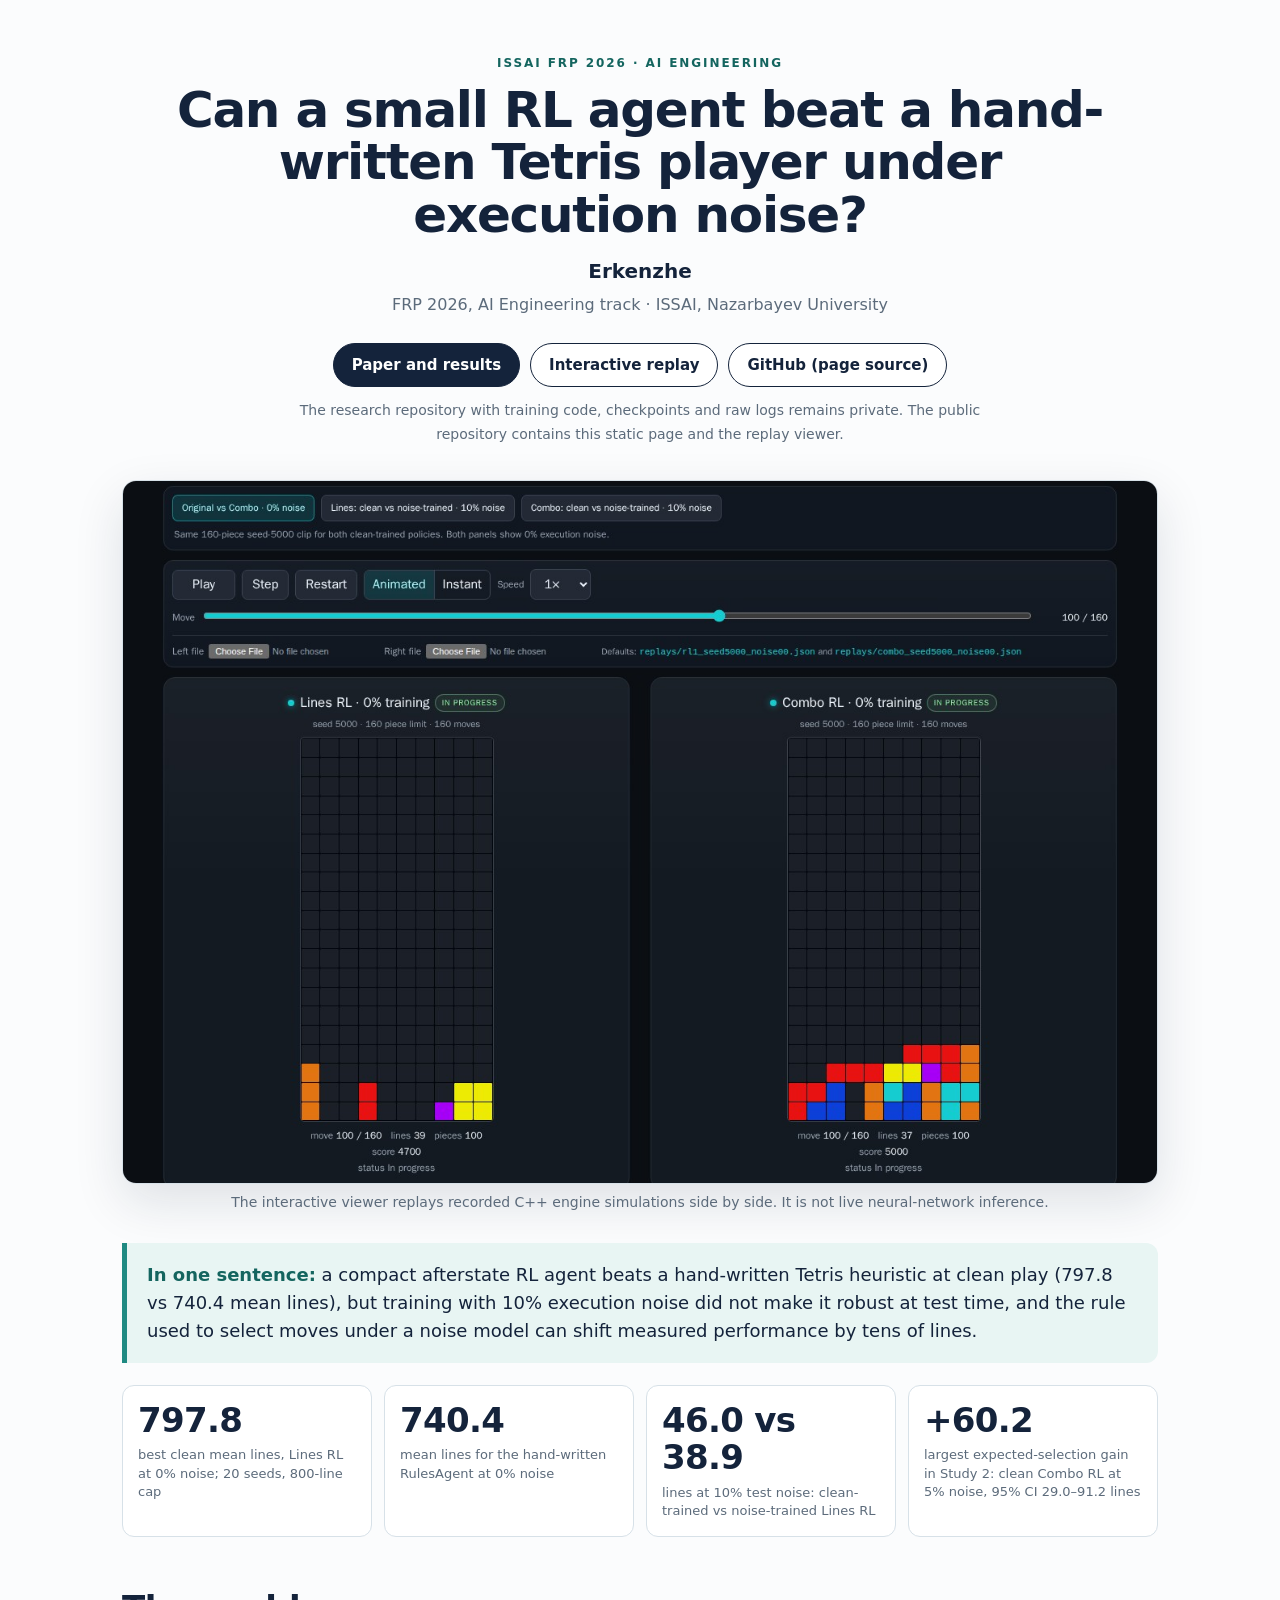
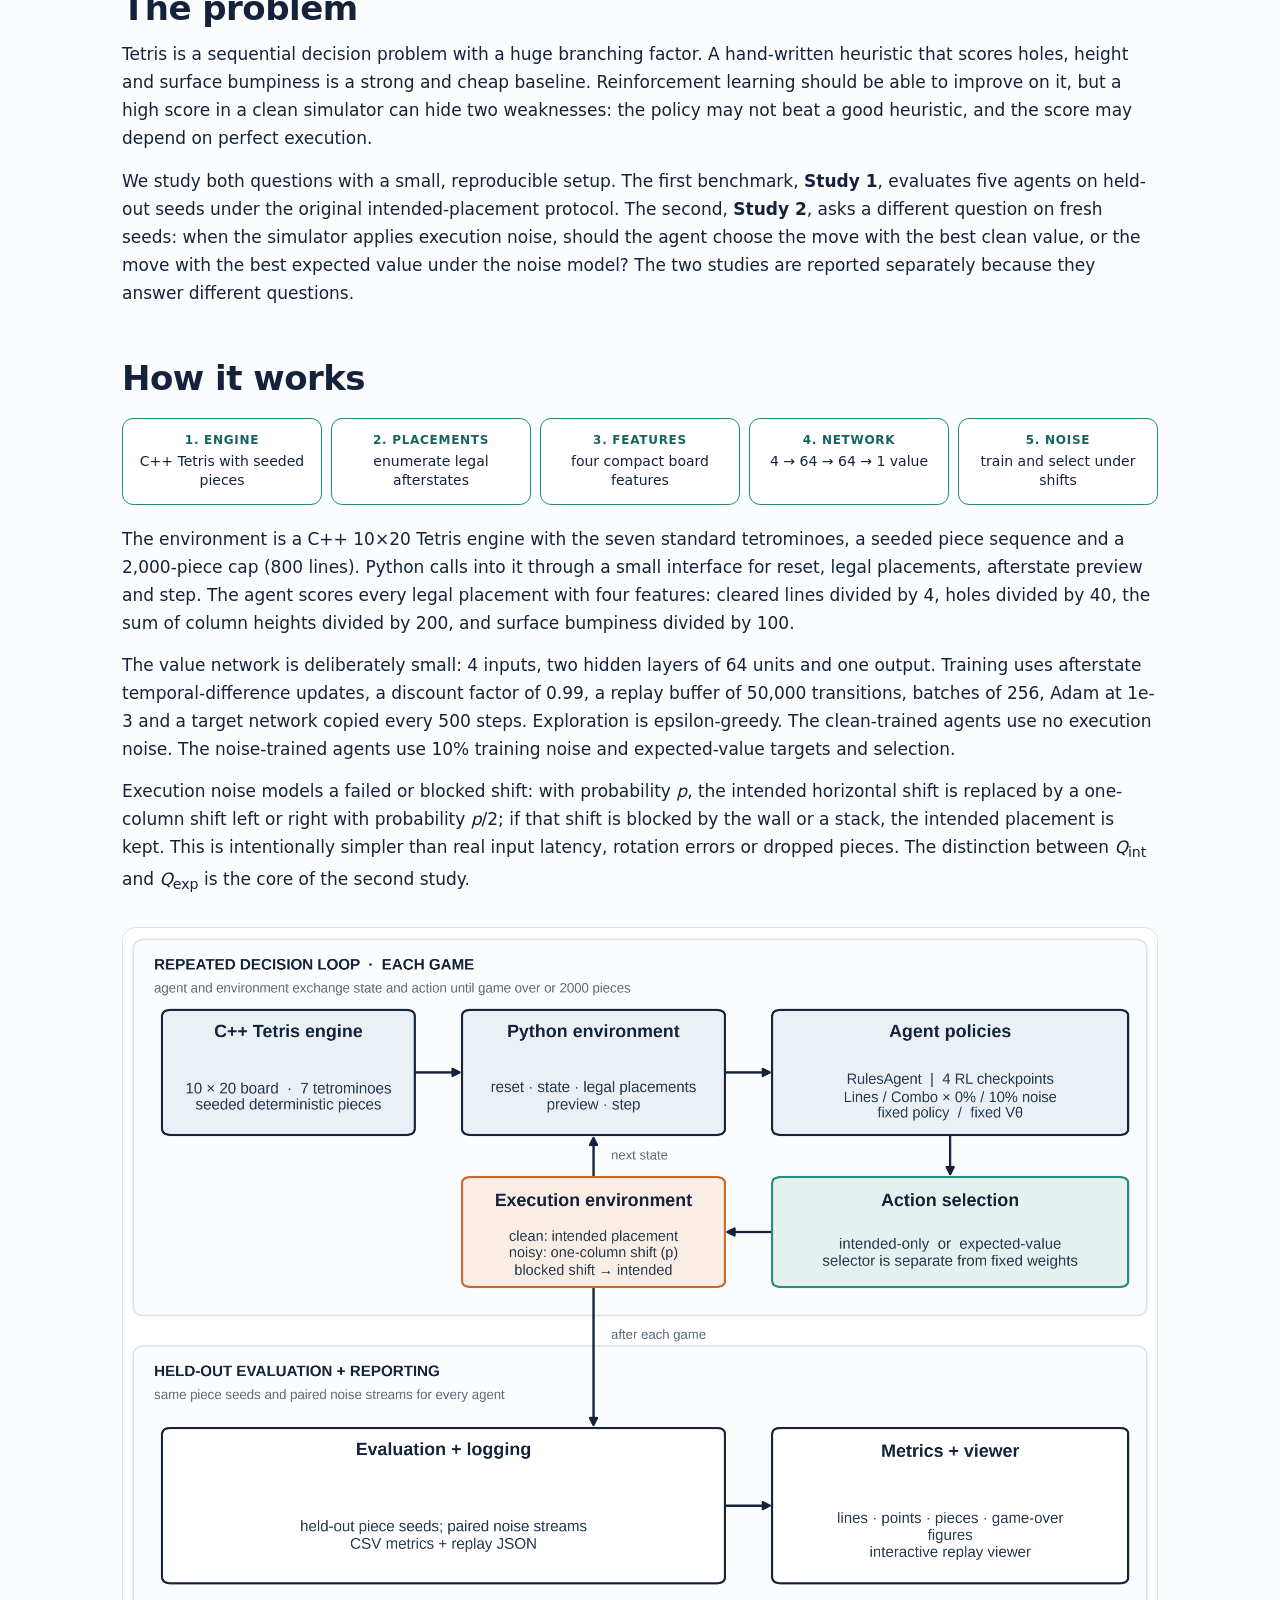
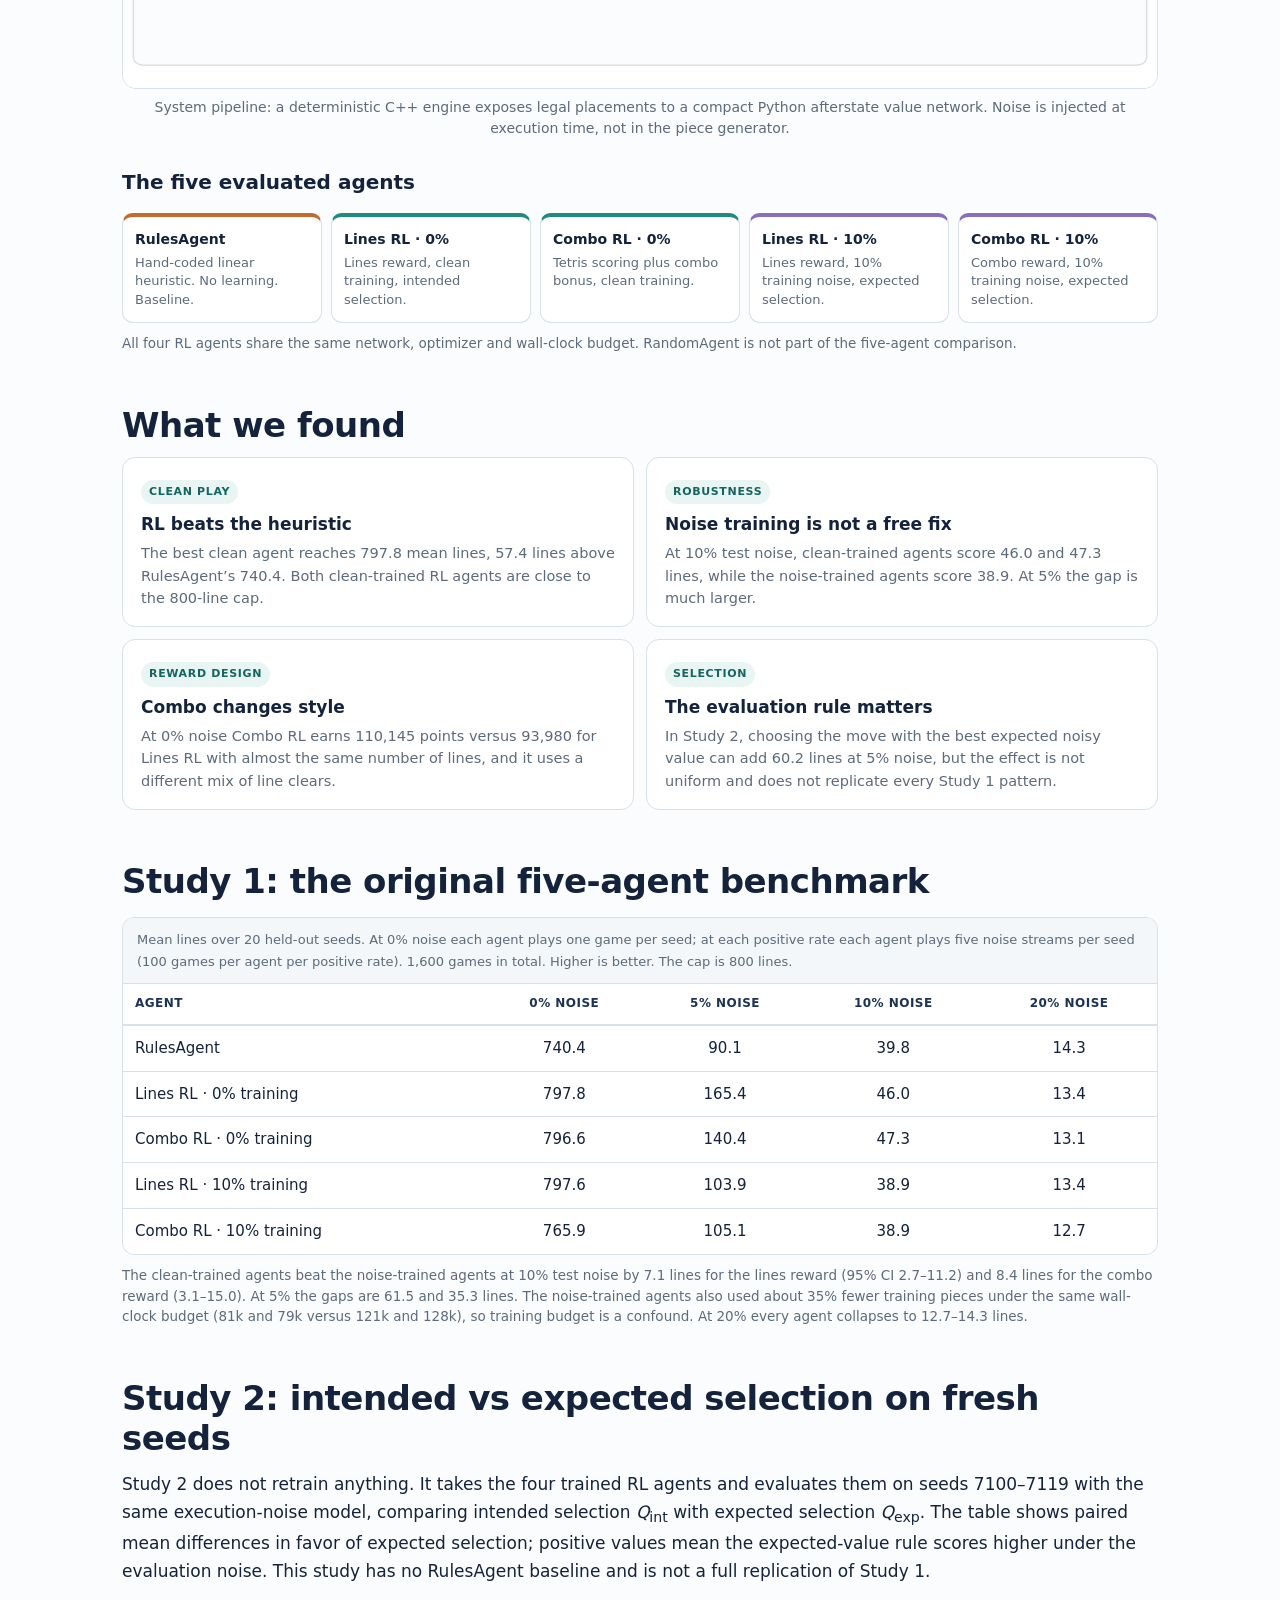
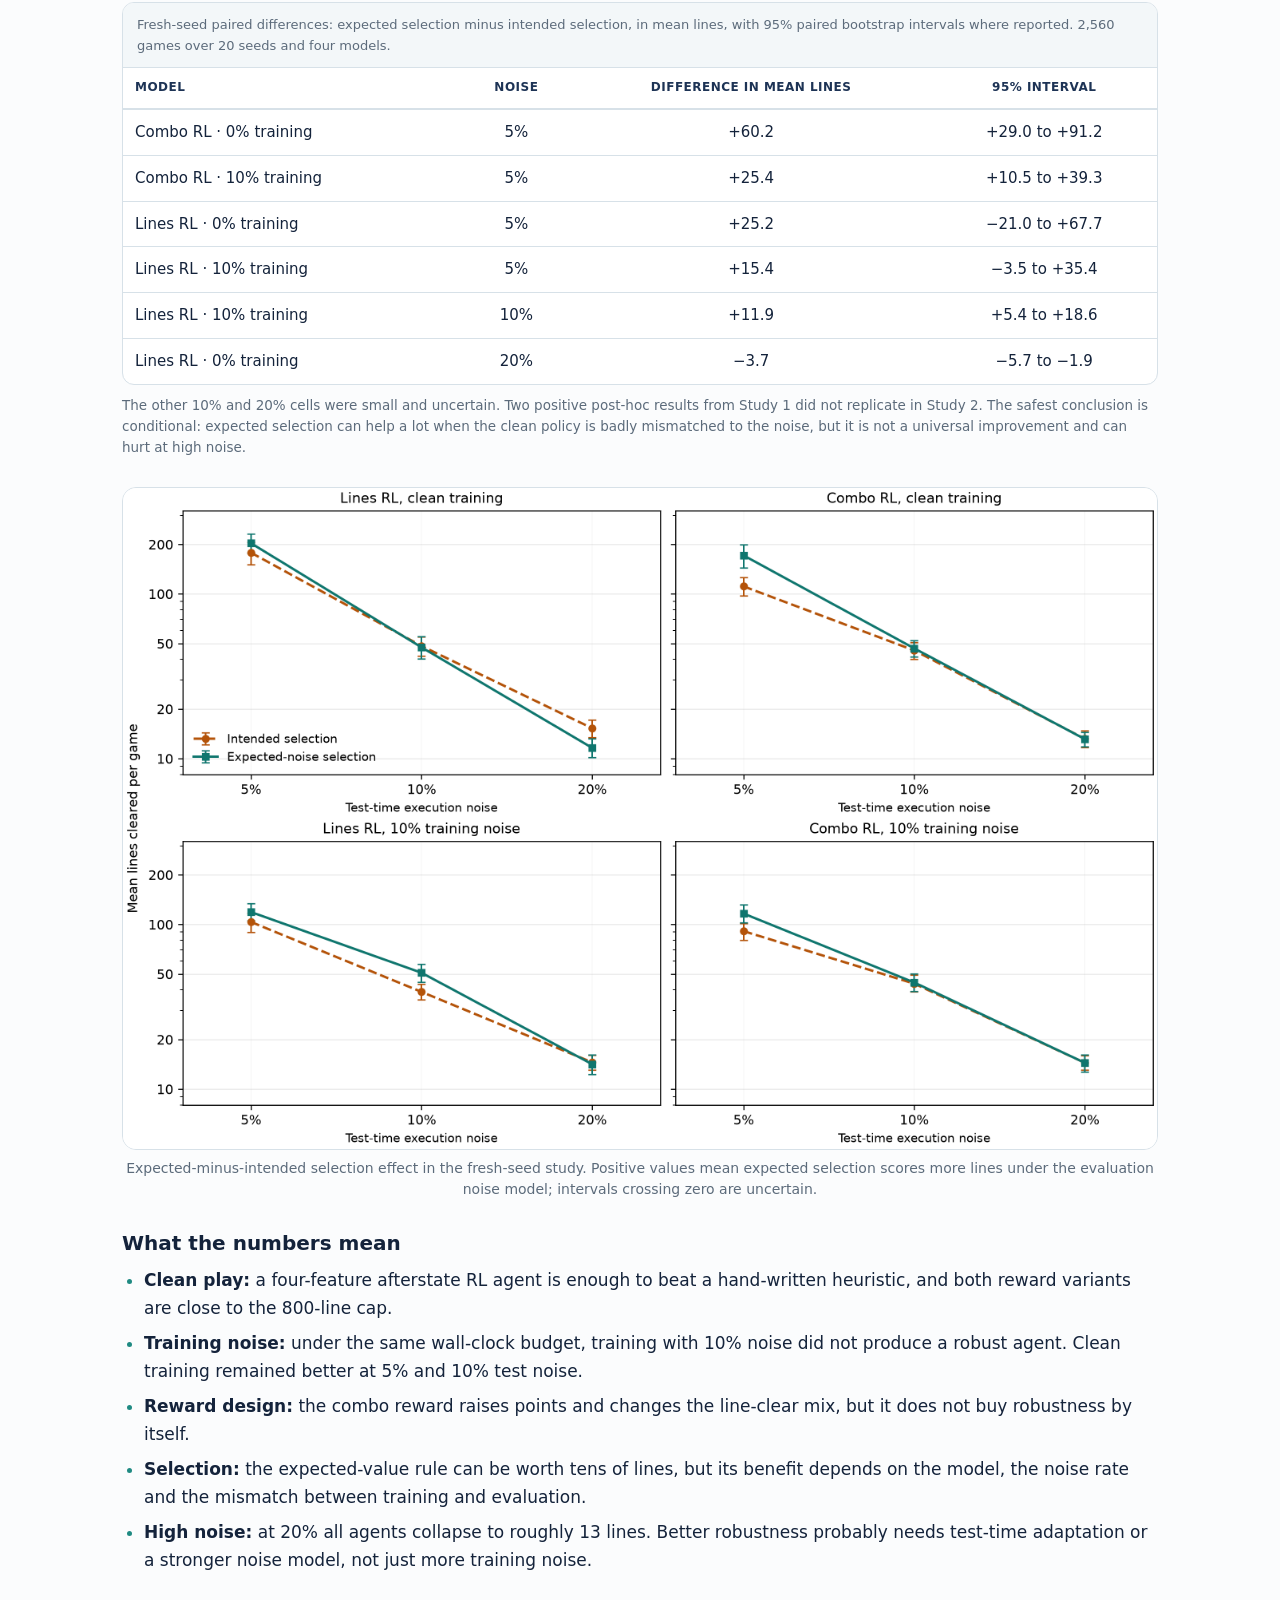
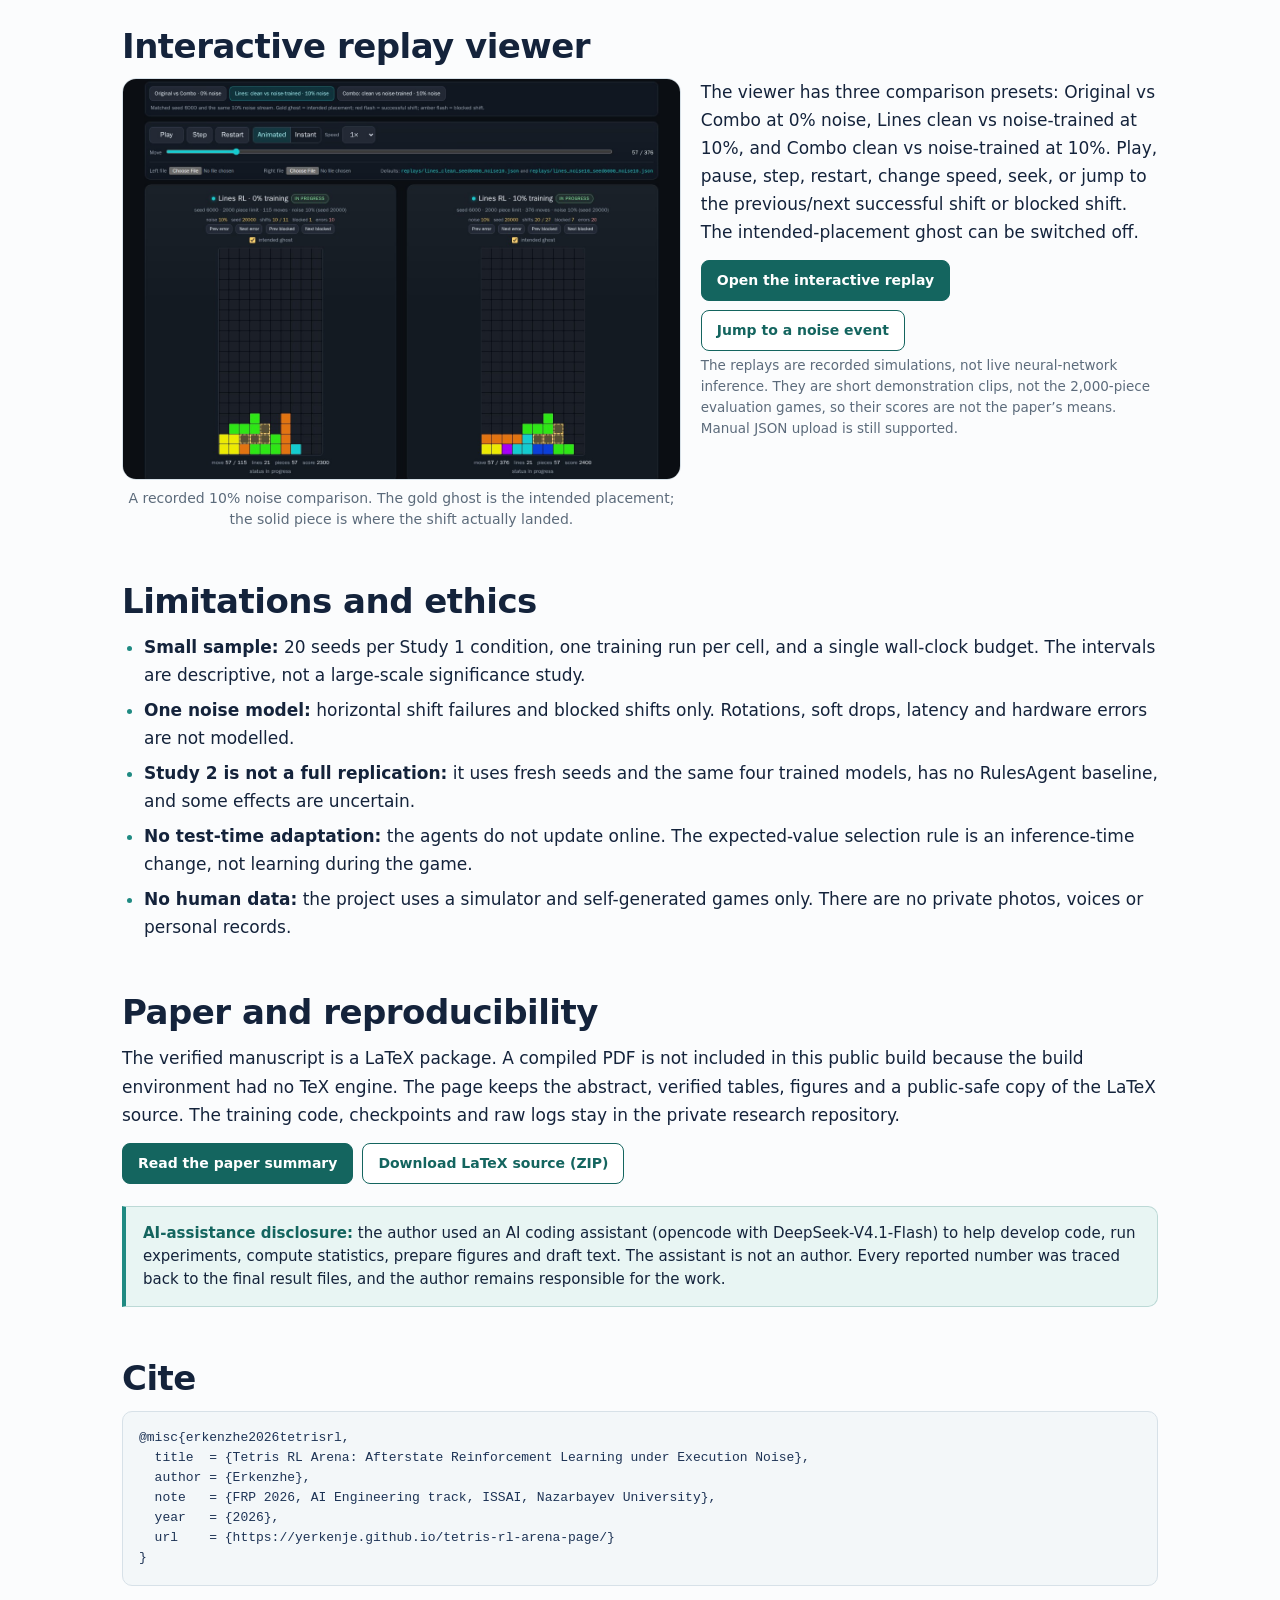
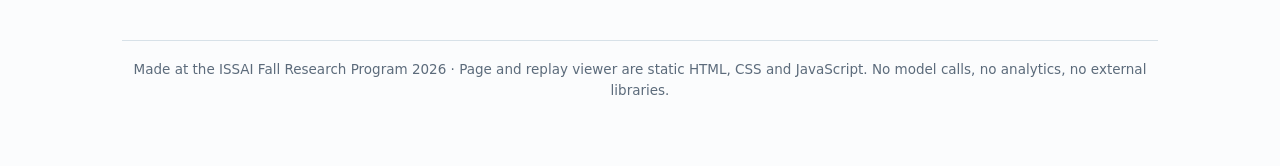
<file: index.html>
<!doctype html>
<html lang="en">
<head>
<meta charset="utf-8">
<meta name="viewport" content="width=device-width, initial-scale=1">
<title>Tetris RL Arena — FRP 2026</title>
<meta name="description" content="A small afterstate reinforcement-learning agent for Tetris, evaluated against a hand-written heuristic and under execution noise.">
<link rel="icon" href="favicon.svg" type="image/svg+xml">
<link rel="stylesheet" href="styles.css">
</head>
<body>
<main>
  <header class="hero">
    <p class="eyebrow">ISSAI FRP 2026 · AI Engineering</p>
    <h1>Can a small RL agent beat a hand-written Tetris player under execution noise?</h1>
    <div class="authors">Erkenzhe</div>
    <div class="aff">FRP 2026, AI Engineering track · ISSAI, Nazarbayev University</div>
    <div class="links">
      <a href="paper.html">Paper and results</a>
      <a href="replay.html" class="secondary">Interactive replay</a>
      <a href="https://github.com/Yerkenje/tetris-rl-arena-page" class="secondary">GitHub (page source)</a>
    </div>
    <p class="hero-note">The research repository with training code, checkpoints and raw logs remains private. The public repository contains this static page and the replay viewer.</p>
  </header>

  <figure class="hero-figure">
    <img src="images/teaser.jpg" alt="Screenshot of the side-by-side Tetris replay viewer with two boards, score counters and noise controls.">
    <figcaption>The interactive viewer replays recorded C++ engine simulations side by side. It is not live neural-network inference.</figcaption>
  </figure>

  <p class="lede"><b>In one sentence:</b> a compact afterstate RL agent beats a hand-written Tetris heuristic at clean play (797.8 vs 740.4 mean lines), but training with 10% execution noise did not make it robust at test time, and the rule used to select moves under a noise model can shift measured performance by tens of lines.</p>

  <div class="stat-grid" aria-label="Key numbers">
    <div class="stat"><b>797.8</b><span>best clean mean lines, Lines RL at 0% noise; 20 seeds, 800-line cap</span></div>
    <div class="stat"><b>740.4</b><span>mean lines for the hand-written RulesAgent at 0% noise</span></div>
    <div class="stat"><b>46.0 vs 38.9</b><span>lines at 10% test noise: clean-trained vs noise-trained Lines RL</span></div>
    <div class="stat"><b>+60.2</b><span>largest expected-selection gain in Study 2: clean Combo RL at 5% noise, 95% CI 29.0–91.2 lines</span></div>
  </div>

  <h2>The problem</h2>
  <p>Tetris is a sequential decision problem with a huge branching factor. A hand-written heuristic that scores holes, height and surface bumpiness is a strong and cheap baseline. Reinforcement learning should be able to improve on it, but a high score in a clean simulator can hide two weaknesses: the policy may not beat a good heuristic, and the score may depend on perfect execution.</p>
  <p>We study both questions with a small, reproducible setup. The first benchmark, <b>Study 1</b>, evaluates five agents on held-out seeds under the original intended-placement protocol. The second, <b>Study 2</b>, asks a different question on fresh seeds: when the simulator applies execution noise, should the agent choose the move with the best clean value, or the move with the best expected value under the noise model? The two studies are reported separately because they answer different questions.</p>

  <h2>How it works</h2>
  <div class="steps" aria-label="Pipeline steps">
    <div><b>1. Engine</b>C++ Tetris with seeded pieces</div>
    <div><b>2. Placements</b>enumerate legal afterstates</div>
    <div><b>3. Features</b>four compact board features</div>
    <div><b>4. Network</b>4 → 64 → 64 → 1 value</div>
    <div><b>5. Noise</b>train and select under shifts</div>
  </div>
  <p>The environment is a C++ 10×20 Tetris engine with the seven standard tetrominoes, a seeded piece sequence and a 2,000-piece cap (800 lines). Python calls into it through a small interface for reset, legal placements, afterstate preview and step. The agent scores every legal placement with four features: cleared lines divided by 4, holes divided by 40, the sum of column heights divided by 200, and surface bumpiness divided by 100.</p>
  <p>The value network is deliberately small: 4 inputs, two hidden layers of 64 units and one output. Training uses afterstate temporal-difference updates, a discount factor of 0.99, a replay buffer of 50,000 transitions, batches of 256, Adam at 1e-3 and a target network copied every 500 steps. Exploration is epsilon-greedy. The clean-trained agents use no execution noise. The noise-trained agents use 10% training noise and expected-value targets and selection.</p>
  <p>Execution noise models a failed or blocked shift: with probability <i>p</i>, the intended horizontal shift is replaced by a one-column shift left or right with probability <i>p</i>/2; if that shift is blocked by the wall or a stack, the intended placement is kept. This is intentionally simpler than real input latency, rotation errors or dropped pieces. The distinction between <i>Q</i><sub>int</sub> and <i>Q</i><sub>exp</sub> is the core of the second study.</p>

  <figure>
    <img src="images/system_pipeline.png" alt="Architecture diagram showing the C++ Tetris engine, Python agent, afterstate features, value network and evaluation loop.">
    <figcaption>System pipeline: a deterministic C++ engine exposes legal placements to a compact Python afterstate value network. Noise is injected at execution time, not in the piece generator.</figcaption>
  </figure>

  <h3>The five evaluated agents</h3>
  <div class="agent-grid">
    <div class="agent-card rules"><b>RulesAgent</b><span>Hand-coded linear heuristic. No learning. Baseline.</span></div>
    <div class="agent-card clean"><b>Lines RL · 0%</b><span>Lines reward, clean training, intended selection.</span></div>
    <div class="agent-card clean"><b>Combo RL · 0%</b><span>Tetris scoring plus combo bonus, clean training.</span></div>
    <div class="agent-card noise"><b>Lines RL · 10%</b><span>Lines reward, 10% training noise, expected selection.</span></div>
    <div class="agent-card noise"><b>Combo RL · 10%</b><span>Combo reward, 10% training noise, expected selection.</span></div>
  </div>
  <p class="note">All four RL agents share the same network, optimizer and wall-clock budget. RandomAgent is not part of the five-agent comparison.</p>

  <h2>What we found</h2>
  <div class="cards">
    <div class="card"><span class="tag">Clean play</span><h3>RL beats the heuristic</h3><p>The best clean agent reaches 797.8 mean lines, 57.4 lines above RulesAgent’s 740.4. Both clean-trained RL agents are close to the 800-line cap.</p></div>
    <div class="card"><span class="tag">Robustness</span><h3>Noise training is not a free fix</h3><p>At 10% test noise, clean-trained agents score 46.0 and 47.3 lines, while the noise-trained agents score 38.9. At 5% the gap is much larger.</p></div>
    <div class="card"><span class="tag">Reward design</span><h3>Combo changes style</h3><p>At 0% noise Combo RL earns 110,145 points versus 93,980 for Lines RL with almost the same number of lines, and it uses a different mix of line clears.</p></div>
    <div class="card"><span class="tag">Selection</span><h3>The evaluation rule matters</h3><p>In Study 2, choosing the move with the best expected noisy value can add 60.2 lines at 5% noise, but the effect is not uniform and does not replicate every Study 1 pattern.</p></div>
  </div>

  <h2>Study 1: the original five-agent benchmark</h2>
  <div class="table-wrap">
    <table>
      <caption>Mean lines over 20 held-out seeds. At 0% noise each agent plays one game per seed; at each positive rate each agent plays five noise streams per seed (100 games per agent per positive rate). 1,600 games in total. Higher is better. The cap is 800 lines.</caption>
      <thead>
        <tr><th>Agent</th><th>0% noise</th><th>5% noise</th><th>10% noise</th><th>20% noise</th></tr>
      </thead>
      <tbody>
        <tr><td>RulesAgent</td><td class="num">740.4</td><td class="num">90.1</td><td class="num">39.8</td><td class="num">14.3</td></tr>
        <tr><td>Lines RL · 0% training</td><td class="num">797.8</td><td class="num">165.4</td><td class="num">46.0</td><td class="num">13.4</td></tr>
        <tr><td>Combo RL · 0% training</td><td class="num">796.6</td><td class="num">140.4</td><td class="num">47.3</td><td class="num">13.1</td></tr>
        <tr><td>Lines RL · 10% training</td><td class="num">797.6</td><td class="num">103.9</td><td class="num">38.9</td><td class="num">13.4</td></tr>
        <tr><td>Combo RL · 10% training</td><td class="num">765.9</td><td class="num">105.1</td><td class="num">38.9</td><td class="num">12.7</td></tr>
      </tbody>
    </table>
  </div>
  <p class="note">The clean-trained agents beat the noise-trained agents at 10% test noise by 7.1 lines for the lines reward (95% CI 2.7–11.2) and 8.4 lines for the combo reward (3.1–15.0). At 5% the gaps are 61.5 and 35.3 lines. The noise-trained agents also used about 35% fewer training pieces under the same wall-clock budget (81k and 79k versus 121k and 128k), so training budget is a confound. At 20% every agent collapses to 12.7–14.3 lines.</p>

  <h2>Study 2: intended vs expected selection on fresh seeds</h2>
  <p>Study 2 does not retrain anything. It takes the four trained RL agents and evaluates them on seeds 7100–7119 with the same execution-noise model, comparing intended selection <i>Q</i><sub>int</sub> with expected selection <i>Q</i><sub>exp</sub>. The table shows paired mean differences in favor of expected selection; positive values mean the expected-value rule scores higher under the evaluation noise. This study has no RulesAgent baseline and is not a full replication of Study 1.</p>
  <div class="table-wrap">
    <table>
      <caption>Fresh-seed paired differences: expected selection minus intended selection, in mean lines, with 95% paired bootstrap intervals where reported. 2,560 games over 20 seeds and four models.</caption>
      <thead>
        <tr><th>Model</th><th>Noise</th><th>Difference in mean lines</th><th>95% interval</th></tr>
      </thead>
      <tbody>
        <tr><td>Combo RL · 0% training</td><td>5%</td><td class="num">+60.2</td><td class="num">+29.0 to +91.2</td></tr>
        <tr><td>Combo RL · 10% training</td><td>5%</td><td class="num">+25.4</td><td class="num">+10.5 to +39.3</td></tr>
        <tr><td>Lines RL · 0% training</td><td>5%</td><td class="num">+25.2</td><td class="num">−21.0 to +67.7</td></tr>
        <tr><td>Lines RL · 10% training</td><td>5%</td><td class="num">+15.4</td><td class="num">−3.5 to +35.4</td></tr>
        <tr><td>Lines RL · 10% training</td><td>10%</td><td class="num">+11.9</td><td class="num">+5.4 to +18.6</td></tr>
        <tr><td>Lines RL · 0% training</td><td>20%</td><td class="num">−3.7</td><td class="num">−5.7 to −1.9</td></tr>
      </tbody>
    </table>
  </div>
  <p class="note">The other 10% and 20% cells were small and uncertain. Two positive post-hoc results from Study 1 did not replicate in Study 2. The safest conclusion is conditional: expected selection can help a lot when the clean policy is badly mismatched to the noise, but it is not a universal improvement and can hurt at high noise.</p>

  <figure>
    <img src="images/fresh_selection.png" alt="Plot of expected-minus-intended selection effect across noise rates and agents, with 95% intervals.">
    <figcaption>Expected-minus-intended selection effect in the fresh-seed study. Positive values mean expected selection scores more lines under the evaluation noise model; intervals crossing zero are uncertain.</figcaption>
  </figure>

  <h3>What the numbers mean</h3>
  <ul class="clean">
    <li><b>Clean play:</b> a four-feature afterstate RL agent is enough to beat a hand-written heuristic, and both reward variants are close to the 800-line cap.</li>
    <li><b>Training noise:</b> under the same wall-clock budget, training with 10% noise did not produce a robust agent. Clean training remained better at 5% and 10% test noise.</li>
    <li><b>Reward design:</b> the combo reward raises points and changes the line-clear mix, but it does not buy robustness by itself.</li>
    <li><b>Selection:</b> the expected-value rule can be worth tens of lines, but its benefit depends on the model, the noise rate and the mismatch between training and evaluation.</li>
    <li><b>High noise:</b> at 20% all agents collapse to roughly 13 lines. Better robustness probably needs test-time adaptation or a stronger noise model, not just more training noise.</li>
  </ul>

  <h2>Interactive replay viewer</h2>
  <div class="demo-grid">
    <figure>
      <img src="images/demo.jpg" alt="Screenshot of the replay viewer showing a 10% noise comparison, intended-placement ghosts and error navigation buttons.">
      <figcaption>A recorded 10% noise comparison. The gold ghost is the intended placement; the solid piece is where the shift actually landed.</figcaption>
    </figure>
    <div>
      <p>The viewer has three comparison presets: Original vs Combo at 0% noise, Lines clean vs noise-trained at 10%, and Combo clean vs noise-trained at 10%. Play, pause, step, restart, change speed, seek, or jump to the previous/next successful shift or blocked shift. The intended-placement ghost can be switched off.</p>
      <div class="button-row">
        <a href="replay.html">Open the interactive replay</a>
        <a href="replay.html?pair=lines10&amp;move=57" class="secondary">Jump to a noise event</a>
      </div>
      <p class="note">The replays are recorded simulations, not live neural-network inference. They are short demonstration clips, not the 2,000-piece evaluation games, so their scores are not the paper’s means. Manual JSON upload is still supported.</p>
    </div>
  </div>

  <h2>Limitations and ethics</h2>
  <ul class="clean">
    <li><b>Small sample:</b> 20 seeds per Study 1 condition, one training run per cell, and a single wall-clock budget. The intervals are descriptive, not a large-scale significance study.</li>
    <li><b>One noise model:</b> horizontal shift failures and blocked shifts only. Rotations, soft drops, latency and hardware errors are not modelled.</li>
    <li><b>Study 2 is not a full replication:</b> it uses fresh seeds and the same four trained models, has no RulesAgent baseline, and some effects are uncertain.</li>
    <li><b>No test-time adaptation:</b> the agents do not update online. The expected-value selection rule is an inference-time change, not learning during the game.</li>
    <li><b>No human data:</b> the project uses a simulator and self-generated games only. There are no private photos, voices or personal records.</li>
  </ul>

  <h2>Paper and reproducibility</h2>
  <p>The verified manuscript is a LaTeX package. A compiled PDF is not included in this public build because the build environment had no TeX engine. The page keeps the abstract, verified tables, figures and a public-safe copy of the LaTeX source. The training code, checkpoints and raw logs stay in the private research repository.</p>
  <div class="button-row">
    <a href="paper.html">Read the paper summary</a>
    <a href="paper/tetris-paper-overleaf.zip" class="secondary">Download LaTeX source (ZIP)</a>
  </div>

  <div class="callout blue"><b>AI-assistance disclosure:</b> the author used an AI coding assistant (opencode with DeepSeek-V4.1-Flash) to help develop code, run experiments, compute statistics, prepare figures and draft text. The assistant is not an author. Every reported number was traced back to the final result files, and the author remains responsible for the work.</div>

  <h2>Cite</h2>
  <pre>@misc{erkenzhe2026tetrisrl,
  title  = {Tetris RL Arena: Afterstate Reinforcement Learning under Execution Noise},
  author = {Erkenzhe},
  note   = {FRP 2026, AI Engineering track, ISSAI, Nazarbayev University},
  year   = {2026},
  url    = {https://yerkenje.github.io/tetris-rl-arena-page/}
}</pre>

  <footer>Made at the ISSAI Fall Research Program 2026 · Page and replay viewer are static HTML, CSS and JavaScript. No model calls, no analytics, no external libraries.</footer>
</main>
</body>
</html>
</file>
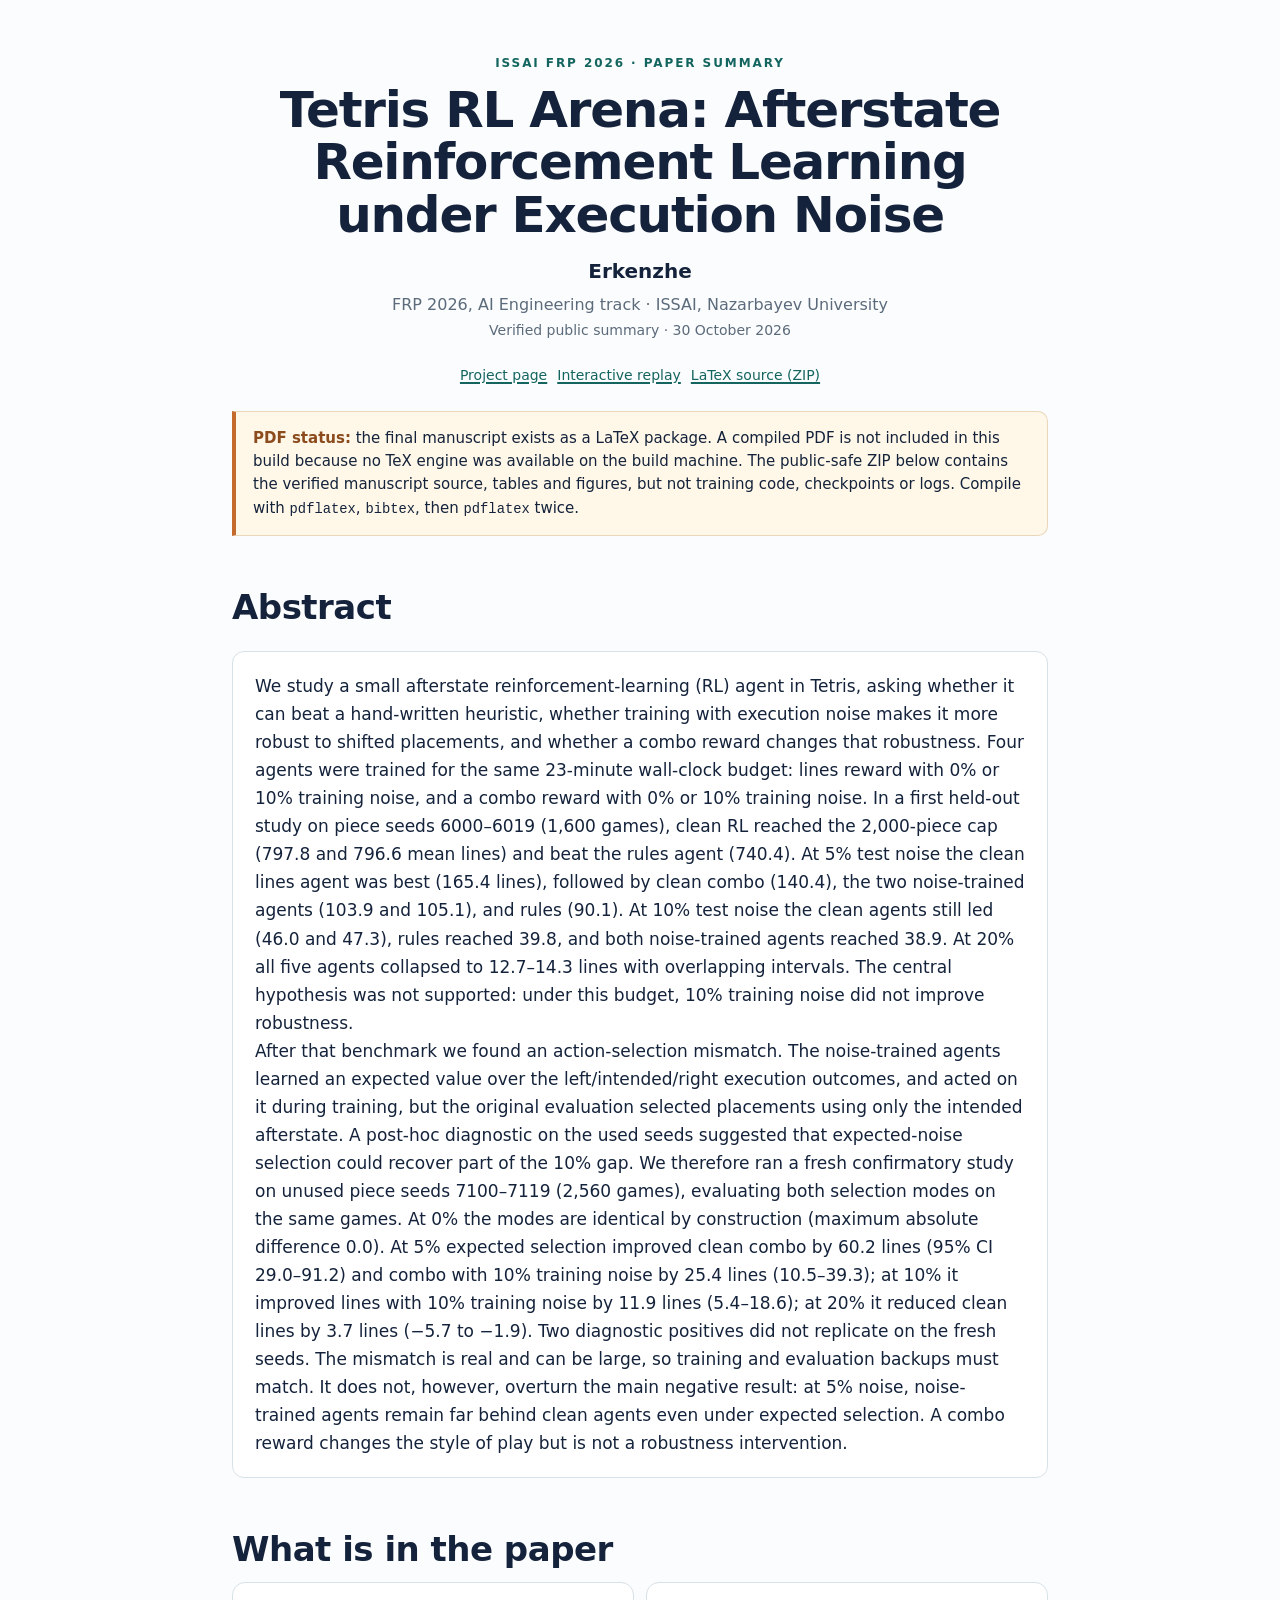
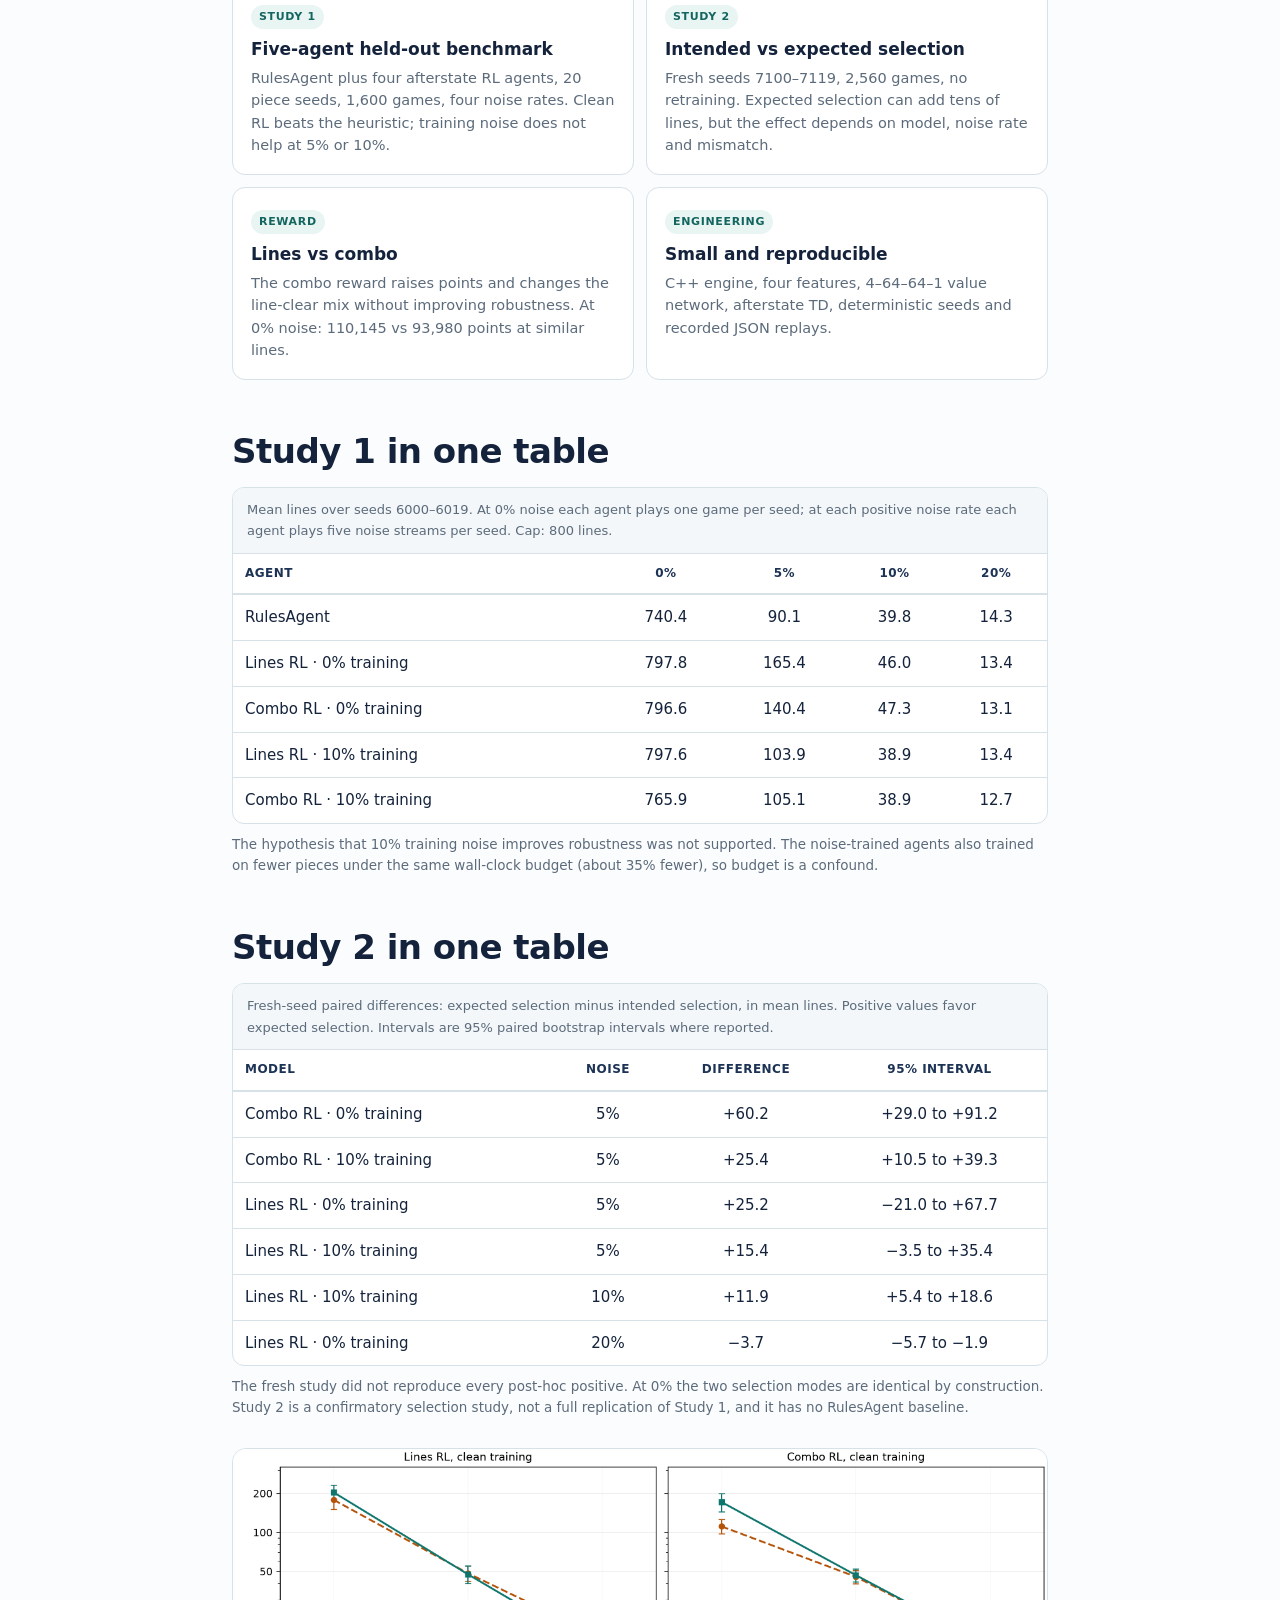
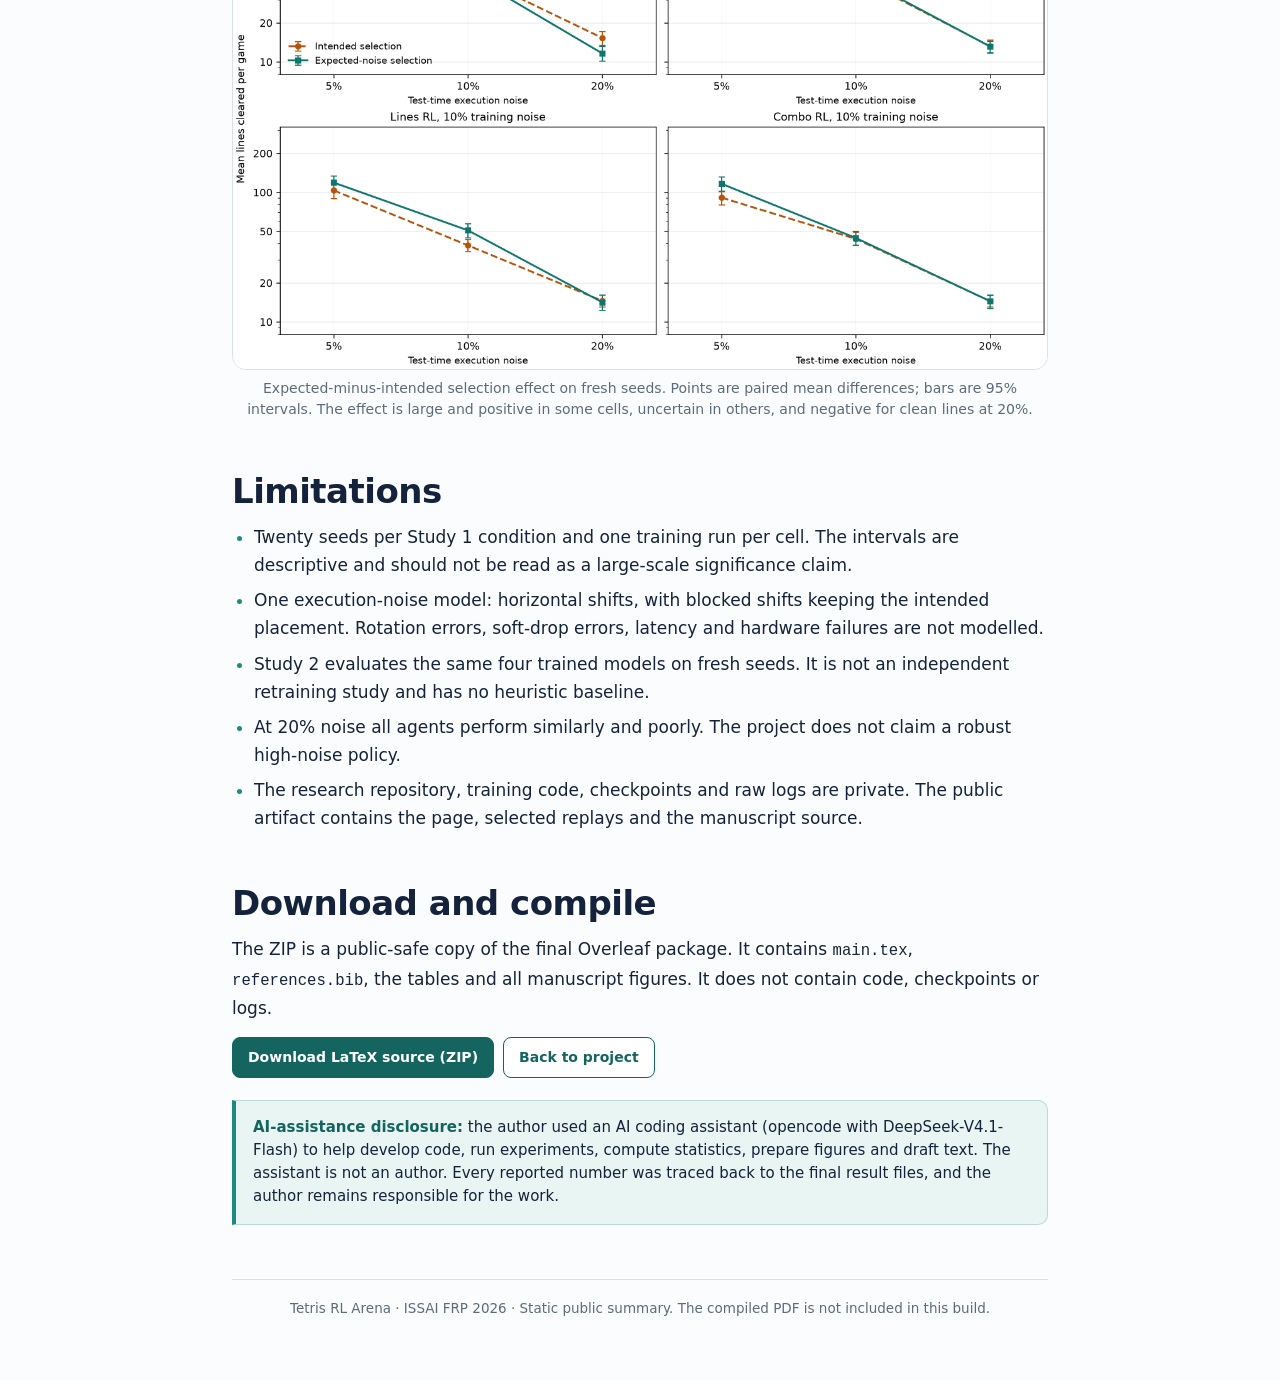
<file: paper.html>
<!doctype html>
<html lang="en">
<head>
<meta charset="utf-8">
<meta name="viewport" content="width=device-width, initial-scale=1">
<title>Paper and verified results — Tetris RL Arena</title>
<meta name="description" content="Abstract, verified results and LaTeX source for the Tetris RL Arena FRP 2026 project.">
<link rel="icon" href="favicon.svg" type="image/svg+xml">
<link rel="stylesheet" href="styles.css">
</head>
<body class="paper-page">
<main>
  <header class="hero">
    <p class="eyebrow">ISSAI FRP 2026 · Paper summary</p>
    <h1>Tetris RL Arena: Afterstate Reinforcement Learning under Execution Noise</h1>
    <div class="authors">Erkenzhe</div>
    <div class="aff">FRP 2026, AI Engineering track · ISSAI, Nazarbayev University</div>
    <div class="paper-meta">Verified public summary · 30 October 2026</div>
    <nav class="paper-nav" aria-label="Page links">
      <a href="index.html">Project page</a>
      <a href="replay.html">Interactive replay</a>
      <a href="paper/tetris-paper-overleaf.zip">LaTeX source (ZIP)</a>
    </nav>
  </header>

  <div class="callout"><b>PDF status:</b> the final manuscript exists as a LaTeX package. A compiled PDF is not included in this build because no TeX engine was available on the build machine. The public-safe ZIP below contains the verified manuscript source, tables and figures, but not training code, checkpoints or logs. Compile with <code>pdflatex</code>, <code>bibtex</code>, then <code>pdflatex</code> twice.</div>

  <h2>Abstract</h2>
  <div class="abstract">
    <p>We study a small afterstate reinforcement-learning (RL) agent in Tetris, asking whether it can beat a hand-written heuristic, whether training with execution noise makes it more robust to shifted placements, and whether a combo reward changes that robustness. Four agents were trained for the same 23-minute wall-clock budget: lines reward with 0% or 10% training noise, and a combo reward with 0% or 10% training noise. In a first held-out study on piece seeds 6000–6019 (1,600 games), clean RL reached the 2,000-piece cap (797.8 and 796.6 mean lines) and beat the rules agent (740.4). At 5% test noise the clean lines agent was best (165.4 lines), followed by clean combo (140.4), the two noise-trained agents (103.9 and 105.1), and rules (90.1). At 10% test noise the clean agents still led (46.0 and 47.3), rules reached 39.8, and both noise-trained agents reached 38.9. At 20% all five agents collapsed to 12.7–14.3 lines with overlapping intervals. The central hypothesis was not supported: under this budget, 10% training noise did not improve robustness.</p>
    <p>After that benchmark we found an action-selection mismatch. The noise-trained agents learned an expected value over the left/intended/right execution outcomes, and acted on it during training, but the original evaluation selected placements using only the intended afterstate. A post-hoc diagnostic on the used seeds suggested that expected-noise selection could recover part of the 10% gap. We therefore ran a fresh confirmatory study on unused piece seeds 7100–7119 (2,560 games), evaluating both selection modes on the same games. At 0% the modes are identical by construction (maximum absolute difference 0.0). At 5% expected selection improved clean combo by 60.2 lines (95% CI 29.0–91.2) and combo with 10% training noise by 25.4 lines (10.5–39.3); at 10% it improved lines with 10% training noise by 11.9 lines (5.4–18.6); at 20% it reduced clean lines by 3.7 lines (−5.7 to −1.9). Two diagnostic positives did not replicate on the fresh seeds. The mismatch is real and can be large, so training and evaluation backups must match. It does not, however, overturn the main negative result: at 5% noise, noise-trained agents remain far behind clean agents even under expected selection. A combo reward changes the style of play but is not a robustness intervention.</p>
  </div>

  <h2>What is in the paper</h2>
  <div class="cards">
    <div class="card"><span class="tag">Study 1</span><h3>Five-agent held-out benchmark</h3><p>RulesAgent plus four afterstate RL agents, 20 piece seeds, 1,600 games, four noise rates. Clean RL beats the heuristic; training noise does not help at 5% or 10%.</p></div>
    <div class="card"><span class="tag">Study 2</span><h3>Intended vs expected selection</h3><p>Fresh seeds 7100–7119, 2,560 games, no retraining. Expected selection can add tens of lines, but the effect depends on model, noise rate and mismatch.</p></div>
    <div class="card"><span class="tag">Reward</span><h3>Lines vs combo</h3><p>The combo reward raises points and changes the line-clear mix without improving robustness. At 0% noise: 110,145 vs 93,980 points at similar lines.</p></div>
    <div class="card"><span class="tag">Engineering</span><h3>Small and reproducible</h3><p>C++ engine, four features, 4–64–64–1 value network, afterstate TD, deterministic seeds and recorded JSON replays.</p></div>
  </div>

  <h2>Study 1 in one table</h2>
  <div class="table-wrap">
    <table>
      <caption>Mean lines over seeds 6000–6019. At 0% noise each agent plays one game per seed; at each positive noise rate each agent plays five noise streams per seed. Cap: 800 lines.</caption>
      <thead>
        <tr><th>Agent</th><th>0%</th><th>5%</th><th>10%</th><th>20%</th></tr>
      </thead>
      <tbody>
        <tr><td>RulesAgent</td><td class="num">740.4</td><td class="num">90.1</td><td class="num">39.8</td><td class="num">14.3</td></tr>
        <tr><td>Lines RL · 0% training</td><td class="num">797.8</td><td class="num">165.4</td><td class="num">46.0</td><td class="num">13.4</td></tr>
        <tr><td>Combo RL · 0% training</td><td class="num">796.6</td><td class="num">140.4</td><td class="num">47.3</td><td class="num">13.1</td></tr>
        <tr><td>Lines RL · 10% training</td><td class="num">797.6</td><td class="num">103.9</td><td class="num">38.9</td><td class="num">13.4</td></tr>
        <tr><td>Combo RL · 10% training</td><td class="num">765.9</td><td class="num">105.1</td><td class="num">38.9</td><td class="num">12.7</td></tr>
      </tbody>
    </table>
  </div>
  <p class="note">The hypothesis that 10% training noise improves robustness was not supported. The noise-trained agents also trained on fewer pieces under the same wall-clock budget (about 35% fewer), so budget is a confound.</p>

  <h2>Study 2 in one table</h2>
  <div class="table-wrap">
    <table>
      <caption>Fresh-seed paired differences: expected selection minus intended selection, in mean lines. Positive values favor expected selection. Intervals are 95% paired bootstrap intervals where reported.</caption>
      <thead>
        <tr><th>Model</th><th>Noise</th><th>Difference</th><th>95% interval</th></tr>
      </thead>
      <tbody>
        <tr><td>Combo RL · 0% training</td><td>5%</td><td class="num">+60.2</td><td class="num">+29.0 to +91.2</td></tr>
        <tr><td>Combo RL · 10% training</td><td>5%</td><td class="num">+25.4</td><td class="num">+10.5 to +39.3</td></tr>
        <tr><td>Lines RL · 0% training</td><td>5%</td><td class="num">+25.2</td><td class="num">−21.0 to +67.7</td></tr>
        <tr><td>Lines RL · 10% training</td><td>5%</td><td class="num">+15.4</td><td class="num">−3.5 to +35.4</td></tr>
        <tr><td>Lines RL · 10% training</td><td>10%</td><td class="num">+11.9</td><td class="num">+5.4 to +18.6</td></tr>
        <tr><td>Lines RL · 0% training</td><td>20%</td><td class="num">−3.7</td><td class="num">−5.7 to −1.9</td></tr>
      </tbody>
    </table>
  </div>
  <p class="note">The fresh study did not reproduce every post-hoc positive. At 0% the two selection modes are identical by construction. Study 2 is a confirmatory selection study, not a full replication of Study 1, and it has no RulesAgent baseline.</p>

  <figure>
    <img src="images/fresh_selection.png" alt="Expected-minus-intended selection effect across noise rates and agents, with intervals.">
    <figcaption>Expected-minus-intended selection effect on fresh seeds. Points are paired mean differences; bars are 95% intervals. The effect is large and positive in some cells, uncertain in others, and negative for clean lines at 20%.</figcaption>
  </figure>

  <h2>Limitations</h2>
  <ul class="clean">
    <li>Twenty seeds per Study 1 condition and one training run per cell. The intervals are descriptive and should not be read as a large-scale significance claim.</li>
    <li>One execution-noise model: horizontal shifts, with blocked shifts keeping the intended placement. Rotation errors, soft-drop errors, latency and hardware failures are not modelled.</li>
    <li>Study 2 evaluates the same four trained models on fresh seeds. It is not an independent retraining study and has no heuristic baseline.</li>
    <li>At 20% noise all agents perform similarly and poorly. The project does not claim a robust high-noise policy.</li>
    <li>The research repository, training code, checkpoints and raw logs are private. The public artifact contains the page, selected replays and the manuscript source.</li>
  </ul>

  <h2>Download and compile</h2>
  <p>The ZIP is a public-safe copy of the final Overleaf package. It contains <code>main.tex</code>, <code>references.bib</code>, the tables and all manuscript figures. It does not contain code, checkpoints or logs.</p>
  <div class="button-row">
    <a href="paper/tetris-paper-overleaf.zip">Download LaTeX source (ZIP)</a>
    <a href="index.html" class="secondary">Back to project</a>
  </div>

  <div class="callout blue"><b>AI-assistance disclosure:</b> the author used an AI coding assistant (opencode with DeepSeek-V4.1-Flash) to help develop code, run experiments, compute statistics, prepare figures and draft text. The assistant is not an author. Every reported number was traced back to the final result files, and the author remains responsible for the work.</div>

  <footer>Tetris RL Arena · ISSAI FRP 2026 · Static public summary. The compiled PDF is not included in this build.</footer>
</main>
</body>
</html>
</file>
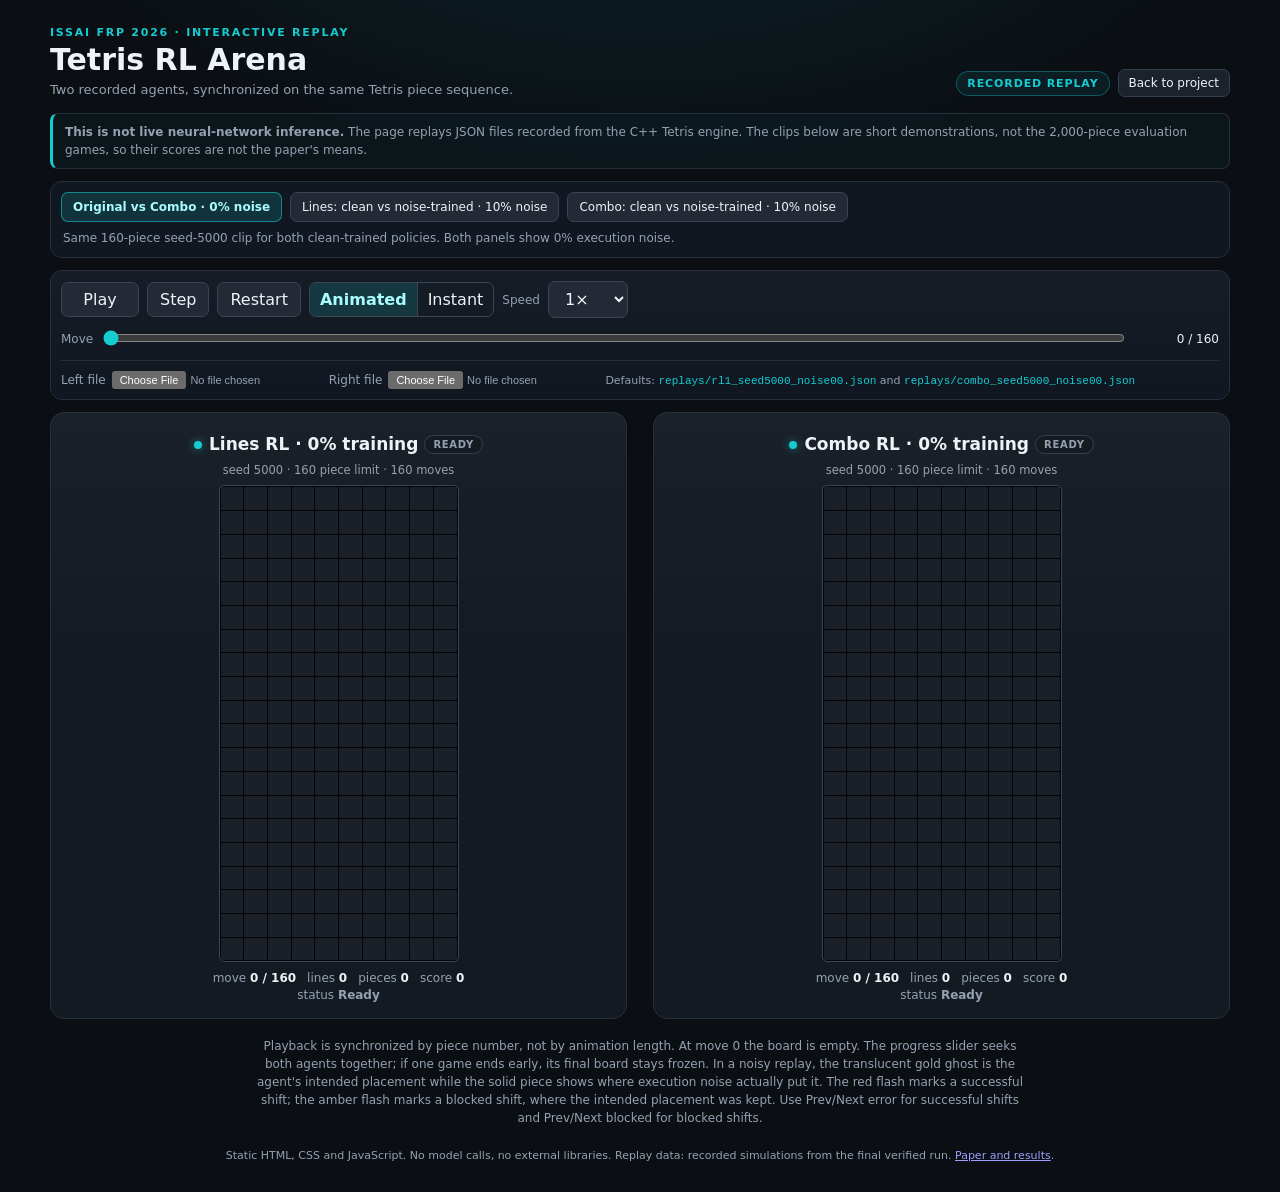
<file: replay.html>
<!doctype html>
<html lang="en">
<head>
<meta charset="utf-8">
<meta name="viewport" content="width=device-width, initial-scale=1">
<title>Tetris RL Arena · Interactive replay</title>
<link rel="icon" href="favicon.svg" type="image/svg+xml">
<style>
  :root {
    --bg: #0b0f14;
    --surface: #111720;
    --panel: #1a1f28;
    --panel-2: #141a22;
    --text: #eef3f7;
    --muted: #95a1b1;
    --line: #33404f;
    --line-soft: #26303c;
    --accent: #15ccd1;
    --accent-2: #6ee7b7;
    --danger: #ff7a7a;
    --warn: #ffd166;
    --gold: #ffe08a;
  }
  * { box-sizing: border-box; }
  html { color-scheme: dark; }
  body {
    margin: 0;
    padding: clamp(10px, 2.4vw, 26px);
    background:
      radial-gradient(900px 500px at 50% -180px, rgba(21, 204, 209, .12), transparent 70%),
      var(--bg);
    color: var(--text);
    font-family: system-ui, -apple-system, "Segoe UI", sans-serif;
  }
  .shell { width: min(1180px, 100%); margin: 0 auto; }
  .eyebrow {
    margin: 0 0 4px;
    color: var(--accent);
    font-size: 11px;
    font-weight: 700;
    letter-spacing: .16em;
    text-transform: uppercase;
  }
  h1 { font-size: clamp(21px, 3vw, 30px); line-height: 1.1; margin: 0; }
  .subtitle { margin: 6px 0 0; color: var(--muted); font-size: 13px; }
  .topbar {
    display: flex;
    flex-wrap: wrap;
    align-items: flex-end;
    justify-content: space-between;
    gap: 12px;
    margin-bottom: 16px;
  }
  .live-badge {
    border: 1px solid rgba(21, 204, 209, .35);
    background: rgba(21, 204, 209, .08);
    color: var(--accent);
    border-radius: 999px;
    padding: 5px 10px;
    font-size: 11px;
    font-weight: 700;
    letter-spacing: .08em;
    text-transform: uppercase;
    white-space: nowrap;
  }
  .top-actions { display: flex; flex-wrap: wrap; align-items: center; gap: 8px; }
  .top-actions a {
    color: var(--text);
    text-decoration: none;
    border: 1px solid var(--line);
    border-radius: 7px;
    padding: 6px 10px;
    font-size: 12px;
    background: #1b222c;
  }
  .top-actions a:hover { border-color: var(--accent); color: var(--accent); }
  .pair-bar {
    background: var(--surface);
    border: 1px solid var(--line-soft);
    border-radius: 12px;
    padding: 10px;
    margin-bottom: 12px;
  }
  .pair {
    display: flex;
    flex-wrap: wrap;
    gap: 8px;
    align-items: center;
  }
  .pair button {
    font-size: 12px;
    padding: 7px 11px;
  }
  .pair button.active {
    background: rgba(21, 204, 209, .16);
    border-color: rgba(21, 204, 209, .55);
    color: #a9fbff;
    font-weight: 700;
  }
  .pair-note {
    margin: 8px 2px 0;
    color: var(--muted);
    font-size: 12px;
    line-height: 1.45;
  }
  .source-note {
    margin: 0 0 12px;
    padding: 9px 12px;
    border: 1px solid var(--line-soft);
    border-left: 3px solid var(--accent);
    border-radius: 8px;
    color: var(--muted);
    background: rgba(21, 204, 209, .04);
    font-size: 12px;
    line-height: 1.5;
  }

  button, select {
    font: inherit;
    color: var(--text);
    background: #232a36;
    border: 1px solid #3a4454;
    border-radius: 7px;
    padding: 7px 12px;
    cursor: pointer;
  }
  button:hover:not(:disabled), select:hover:not(:disabled) { background: #2e3745; }
  button:disabled, select:disabled { opacity: .45; cursor: default; }
  button:focus-visible, select:focus-visible, input:focus-visible {
    outline: 2px solid var(--accent);
    outline-offset: 2px;
  }
  #play { min-width: 78px; }
  .controls {
    background: linear-gradient(180deg, rgba(255,255,255,.025), transparent), var(--surface);
    border: 1px solid var(--line-soft);
    border-radius: 12px;
    padding: 10px;
    margin-bottom: 12px;
  }
  .transport, .seekrow, .filerow {
    display: flex;
    flex-wrap: wrap;
    gap: 8px;
    align-items: center;
  }
  .seekrow { margin-top: 10px; }
  .filerow { margin-top: 10px; padding-top: 10px; border-top: 1px solid var(--line-soft); }
  label { font-size: 12px; color: var(--muted); }
  .segmented {
    display: inline-flex;
    gap: 0;
    border: 1px solid #3a4454;
    border-radius: 7px;
    overflow: hidden;
  }
  .segmented button {
    border: 0;
    border-radius: 0;
    padding: 7px 10px;
    background: transparent;
  }
  .segmented button + button { border-left: 1px solid #3a4454; }
  .segmented button.active {
    background: rgba(21, 204, 209, .16);
    color: #a9fbff;
    font-weight: 700;
  }
  .seek { flex: 1 1 240px; min-width: 150px; }
  #progress {
    width: 100%;
    accent-color: var(--accent);
    cursor: pointer;
  }
  #progress:disabled { cursor: default; opacity: .45; }
  #moveLabel {
    min-width: 88px;
    text-align: right;
    color: var(--text);
    font-size: 12px;
    font-variant-numeric: tabular-nums;
  }
  .files { font-size: 12px; color: var(--muted); }
  .files label { display: inline-flex; align-items: center; gap: 6px; }
  .files input { font-size: 11px; max-width: min(230px, 58vw); }
  .file-hint { color: var(--muted); font-size: 11px; }

  .warning {
    margin: 0 0 12px;
    padding: 10px 12px;
    border: 1px solid rgba(255, 209, 102, .42);
    border-left: 4px solid var(--warn);
    border-radius: 8px;
    background: rgba(255, 209, 102, .08);
    color: #ffe8a3;
    font-size: 12.5px;
    line-height: 1.45;
  }

  main {
    display: grid;
    grid-template-columns: repeat(2, minmax(0, 1fr));
    gap: clamp(10px, 2.4vw, 26px);
    align-items: start;
  }
  .panel {
    min-width: 0;
    padding: clamp(8px, 1.8vw, 16px);
    background: linear-gradient(180deg, rgba(255,255,255,.03), transparent 40%), var(--panel-2);
    border: 1px solid var(--line-soft);
    border-radius: 14px;
    text-align: center;
  }
  .agent-row {
    display: flex;
    flex-wrap: wrap;
    gap: 6px;
    align-items: center;
    justify-content: center;
    min-height: 30px;
  }
  .agent {
    font-size: clamp(14px, 2vw, 17px);
    font-weight: 700;
    line-height: 1.2;
  }
  .agent::before {
    content: "";
    display: inline-block;
    width: 8px;
    height: 8px;
    margin-right: 7px;
    border-radius: 50%;
    background: var(--muted);
    vertical-align: 1px;
  }
  .agent.rules::before { background: var(--accent-2); box-shadow: 0 0 8px rgba(110, 231, 183, .55); }
  .agent.rl::before { background: var(--accent); box-shadow: 0 0 8px rgba(21, 204, 209, .55); }
  .agent.random::before { background: var(--warn); }
  .agent.clef::before { background: #c084fc; }
  .status {
    display: inline-block;
    border: 1px solid var(--line);
    border-radius: 999px;
    padding: 3px 8px;
    color: var(--muted);
    background: rgba(0,0,0,.16);
    font-size: 10px;
    font-weight: 700;
    letter-spacing: .07em;
    text-transform: uppercase;
    white-space: nowrap;
  }
  .status.playing { color: #8df7a2; border-color: rgba(141, 247, 162, .36); background: rgba(141, 247, 162, .07); }
  .status.game-over { color: #ff9d9d; border-color: rgba(255, 122, 122, .5); background: rgba(255, 122, 122, .1); }
  .status.piece-limit { color: var(--warn); border-color: rgba(255, 209, 102, .45); background: rgba(255, 209, 102, .08); }
  .status.finished { color: #c9d3df; }
  .status.ready { color: var(--muted); }
  .status.no-replay { color: var(--muted); }
  .meta { margin: 4px 0 8px; color: var(--muted); font-size: 11.5px; font-variant-numeric: tabular-nums; }
  .error { margin: 4px auto 7px; color: var(--danger); font-size: 11.5px; max-width: 340px; line-height: 1.35; }
  .error:empty, .meta:empty { display: none; }

  .board-wrap {
    position: relative;
    width: clamp(160px, calc((100vh - 420px) / 2), 260px);
    max-width: 100%;
    margin: 0 auto;
  }
  .board {
    display: grid;
    grid-template-columns: repeat(10, 1fr);
    gap: 1px;
    padding: 1px;
    width: 100%;
    background: #030609;
    border: 1px solid #3a4454;
    border-radius: 5px;
    overflow: hidden;
  }
  .cell {
    position: relative;
    aspect-ratio: 1;
    background: var(--panel);
    border-radius: 1px;
  }
  .cell.falling {
    box-shadow: inset 0 0 0 1px rgba(255,255,255,.45), 0 0 7px rgba(21, 204, 209, .3);
  }
  .cell.ghost::after {
    content: '';
    position: absolute;
    inset: 0;
    pointer-events: none;
    background: rgba(255, 209, 102, .28);
    outline: 2px dashed rgba(255, 209, 102, .95);
    outline-offset: -2px;
    box-shadow: inset 0 0 0 1px rgba(255, 209, 102, .3);
  }
  .noise-bar {
    display: flex;
    flex-wrap: wrap;
    justify-content: center;
    align-items: center;
    gap: 3px 9px;
    width: min(100%, 340px);
    margin: 0 auto 8px;
    color: var(--muted);
    font-size: 10.5px;
    font-variant-numeric: tabular-nums;
  }
  .noise-bar[hidden] { display: none; }
  .noise-bar b { color: var(--warn); font-weight: 700; }
  .noise-facts, .noise-actions {
    display: flex;
    flex-wrap: wrap;
    justify-content: center;
    align-items: center;
    gap: 3px 9px;
  }
  .noise-actions { flex-basis: 100%; gap: 5px 8px; }
  .noise-bar .noise-errors b { color: #ff9d9d; }
  .noise-bar button {
    padding: 4px 7px;
    font-size: 10.5px;
    line-height: 1.1;
  }
  .noise-bar label {
    display: inline-flex;
    align-items: center;
    gap: 4px;
    white-space: nowrap;
    color: var(--muted);
  }
  .noise-bar input { accent-color: var(--warn); }
  @keyframes noiseHit {
    0% { border-color: rgba(255, 122, 122, .95); box-shadow: 0 0 0 0 rgba(255, 122, 122, 0); }
    28% { border-color: rgba(255, 122, 122, .95); box-shadow: 0 0 22px 4px rgba(255, 122, 122, .34); }
    100% { border-color: var(--line-soft); box-shadow: 0 0 0 0 rgba(255, 122, 122, 0); }
  }
  .panel.noise-hit { animation: noiseHit .55s ease-out; }
  @keyframes blockedHit {
    0% { border-color: rgba(255, 209, 102, .95); box-shadow: 0 0 0 0 rgba(255, 209, 102, 0); }
    28% { border-color: rgba(255, 209, 102, .95); box-shadow: 0 0 22px 4px rgba(255, 209, 102, .3); }
    100% { border-color: var(--line-soft); box-shadow: 0 0 0 0 rgba(255, 209, 102, 0); }
  }
  .panel.noise-blocked-hit { animation: blockedHit .55s ease-out; }
  @media (prefers-reduced-motion: reduce) {
    .panel.noise-hit { animation: none; border-color: rgba(255, 122, 122, .8); }
    .panel.noise-blocked-hit { animation: none; border-color: rgba(255, 209, 102, .8); }
    .clear-sweep { animation: none; opacity: .8; }
  }
  .fx {
    position: absolute;
    inset: 0;
    overflow: hidden;
    border-radius: 5px;
    pointer-events: none;
  }
  .clear-sweep {
    position: absolute;
    left: 0;
    right: 0;
    height: 5%;
    background: linear-gradient(90deg, transparent, rgba(255, 244, 179, .95), transparent);
    box-shadow: 0 0 14px rgba(255, 224, 138, .8);
    animation: clearSweep .3s ease-out forwards;
  }
  @keyframes clearSweep {
    0% { opacity: 0; transform: scaleX(.35); }
    35% { opacity: 1; transform: scaleX(1.04); }
    100% { opacity: 0; transform: scaleX(1.15); }
  }

  .stats {
    display: flex;
    flex-wrap: wrap;
    justify-content: center;
    gap: 3px 11px;
    width: min(100%, 280px);
    max-width: 100%;
    margin: 9px auto 0;
    color: var(--muted);
    font-size: clamp(10.5px, 1.8vw, 12px);
    font-variant-numeric: tabular-nums;
    white-space: nowrap;
  }
  .stats b { color: var(--text); font-weight: 700; }
  .stats .status-line { flex-basis: 100%; }
  .stats .status-line b { color: var(--muted); }

  .hint {
    margin: 18px auto 0;
    max-width: 780px;
    color: var(--muted);
    font-size: 12px;
    text-align: center;
    line-height: 1.5;
  }
  code { color: var(--accent); font-size: 11px; }

  .benchmarks {
    margin-top: clamp(24px, 4vw, 46px);
    padding-top: 20px;
    border-top: 1px solid var(--line-soft);
  }
  .section-heading {
    display: flex;
    flex-wrap: wrap;
    align-items: flex-end;
    justify-content: space-between;
    gap: 10px;
    margin-bottom: 10px;
  }
  .section-heading h2 { margin: 0; font-size: clamp(17px, 2.3vw, 22px); }
  .section-note { margin: 0; color: var(--muted); font-size: 12px; max-width: 560px; }
  .bench-status { margin: 0 0 10px; color: var(--muted); font-size: 12px; }
  .bench-status.error { color: var(--danger); }
  .table-wrap {
    overflow-x: auto;
    border: 1px solid var(--line-soft);
    border-radius: 10px;
    background: var(--surface);
  }
  table { width: 100%; min-width: 620px; border-collapse: collapse; font-size: 12px; }
  th, td { padding: 8px 10px; text-align: left; border-bottom: 1px solid var(--line-soft); white-space: nowrap; }
  th { color: var(--muted); font-size: 10.5px; letter-spacing: .06em; text-transform: uppercase; background: rgba(255,255,255,.025); }
  tbody tr:last-child td { border-bottom: 0; }
  tbody tr:hover { background: rgba(21, 204, 209, .035); }
  td.num { text-align: right; font-variant-numeric: tabular-nums; }
  td.source { color: var(--muted); }
  td.bench-error { color: var(--danger); white-space: normal; }
  .footer { margin: 22px 0 4px; color: var(--muted); font-size: 11px; text-align: center; }

  @media (max-width: 620px) {
    body { padding: 10px; }
    .transport { gap: 6px; }
    button, select { padding: 6px 9px; }
    .segmented button { padding: 6px 8px; }
    .files input { max-width: 100%; }
    main { gap: 8px; }
    .panel { padding: 8px 6px; border-radius: 10px; }
    .stats { gap: 2px 7px; }
    .hint { font-size: 11px; }
  }
  @media (max-width: 560px) {
    main { grid-template-columns: 1fr; }
    .board-wrap, .stats { width: min(100%, 300px); }
  }
</style>
</head>
<body>
<div class="shell">
  <header class="topbar">
    <div>
      <p class="eyebrow">ISSAI FRP 2026 &middot; Interactive replay</p>
      <h1>Tetris RL Arena</h1>
      <p class="subtitle">Two recorded agents, synchronized on the same Tetris piece sequence.</p>
    </div>
    <div class="top-actions">
      <span class="live-badge">Recorded replay</span>
      <a href="index.html">Back to project</a>
    </div>
  </header>

  <p class="source-note"><b>This is not live neural-network inference.</b> The page replays JSON files recorded from the C++ Tetris engine. The clips below are short demonstrations, not the 2,000-piece evaluation games, so their scores are not the paper's means.</p>

  <section class="pair-bar" aria-label="Comparison presets">
    <div class="pair" role="group" aria-label="Choose a comparison">
      <button type="button" data-pair="clean0" class="active" aria-pressed="true">Original vs Combo &middot; 0% noise</button>
      <button type="button" data-pair="lines10" aria-pressed="false">Lines: clean vs noise-trained &middot; 10% noise</button>
      <button type="button" data-pair="combo10" aria-pressed="false">Combo: clean vs noise-trained &middot; 10% noise</button>
    </div>
    <p class="pair-note" id="pairNote">Same 160-piece seed-5000 clip for both clean-trained policies. Both panels show 0% execution noise.</p>
  </section>

  <section class="controls" aria-label="Playback controls">
    <div class="transport">
      <button id="play" disabled>Play</button>
      <button id="step" disabled>Step</button>
      <button id="restart" disabled>Restart</button>
      <div class="segmented" role="group" aria-label="Playback mode">
        <button id="modeAnimated" class="active" aria-pressed="true" disabled>Animated</button>
        <button id="modeInstant" aria-pressed="false" disabled>Instant</button>
      </div>
      <label for="speed">Speed</label>
      <select id="speed">
        <option value="1" selected>1&times;</option>
        <option value="2">2&times;</option>
        <option value="5">5&times;</option>
        <option value="10">10&times;</option>
      </select>
    </div>
    <div class="seekrow">
      <label for="progress">Move</label>
      <div class="seek"><input type="range" id="progress" min="0" max="0" value="0" step="1" disabled></div>
      <output id="moveLabel" for="progress">0 / 0</output>
    </div>
    <div class="filerow files">
      <label>Left file <input type="file" id="fileA" accept=".json,application/json"></label>
      <label>Right file <input type="file" id="fileB" accept=".json,application/json"></label>
      <span class="file-hint">Defaults: <code id="d1">-</code> and <code id="d2">-</code></span>
    </div>
  </section>

  <div id="warning" class="warning" role="status" hidden></div>

  <main aria-label="Side-by-side replay">
    <section class="panel" id="p1">
      <div class="agent-row">
        <span class="agent">&mdash;</span>
        <span class="status no-replay">No replay</span>
      </div>
      <div class="meta">loading&hellip;</div>
      <div class="noise-bar" hidden>
        <span class="noise-facts">
          <span>noise <b class="noise-prob">0%</b></span>
          <span>seed <b class="noise-seed">&mdash;</b></span>
          <span>shifts <b class="noise-attempts">0</b></span>
          <span>blocked <b class="noise-blocked">0</b></span>
          <span class="noise-errors">errors <b>0</b></span>
        </span>
        <span class="noise-actions">
          <button class="noise-prev" type="button" title="Previous successful shift" disabled>Prev error</button>
          <button class="noise-next" type="button" title="Next successful shift" disabled>Next error</button>
          <button class="blocked-prev" type="button" title="Previous blocked shift" disabled>Prev blocked</button>
          <button class="blocked-next" type="button" title="Next blocked shift" disabled>Next blocked</button>
          <label class="ghost-label"><input class="ghost-input" type="checkbox" checked> intended ghost</label>
        </span>
      </div>
      <div class="error"></div>
      <div class="board-wrap">
        <div class="board"></div>
        <div class="fx" aria-hidden="true"></div>
      </div>
      <div class="stats">
        <span>move <b class="move">0</b></span>
        <span>lines <b class="lines">0</b></span>
        <span>pieces <b class="pieces">0</b></span>
        <span>score <b class="score">N/A</b></span>
        <span class="status-line">status <b class="status-text">&mdash;</b></span>
      </div>
    </section>

    <section class="panel" id="p2">
      <div class="agent-row">
        <span class="agent">&mdash;</span>
        <span class="status no-replay">No replay</span>
      </div>
      <div class="meta">loading&hellip;</div>
      <div class="noise-bar" hidden>
        <span class="noise-facts">
          <span>noise <b class="noise-prob">0%</b></span>
          <span>seed <b class="noise-seed">&mdash;</b></span>
          <span>shifts <b class="noise-attempts">0</b></span>
          <span>blocked <b class="noise-blocked">0</b></span>
          <span class="noise-errors">errors <b>0</b></span>
        </span>
        <span class="noise-actions">
          <button class="noise-prev" type="button" title="Previous successful shift" disabled>Prev error</button>
          <button class="noise-next" type="button" title="Next successful shift" disabled>Next error</button>
          <button class="blocked-prev" type="button" title="Previous blocked shift" disabled>Prev blocked</button>
          <button class="blocked-next" type="button" title="Next blocked shift" disabled>Next blocked</button>
          <label class="ghost-label"><input class="ghost-input" type="checkbox" checked> intended ghost</label>
        </span>
      </div>
      <div class="error"></div>
      <div class="board-wrap">
        <div class="board"></div>
        <div class="fx" aria-hidden="true"></div>
      </div>
      <div class="stats">
        <span>move <b class="move">0</b></span>
        <span>lines <b class="lines">0</b></span>
        <span>pieces <b class="pieces">0</b></span>
        <span>score <b class="score">N/A</b></span>
        <span class="status-line">status <b class="status-text">&mdash;</b></span>
      </div>
    </section>
  </main>

  <p class="hint">
    Playback is synchronized by piece number, not by animation length. At move 0 the board is empty.
    The progress slider seeks both agents together; if one game ends early, its final board stays frozen.
    In a noisy replay, the translucent gold ghost is the agent's intended placement while the solid piece
    shows where execution noise actually put it. The red flash marks a successful shift; the amber flash
    marks a blocked shift, where the intended placement was kept. Use Prev/Next error for successful shifts
    and Prev/Next blocked for blocked shifts.
  </p>

  <p class="footer">Static HTML, CSS and JavaScript. No model calls, no external libraries. Replay data: recorded simulations from the final verified run. <a href="paper.html">Paper and results</a>.</p>
</div>

<script>
(() => {
  'use strict';

  const PALETTE = ['#1a1f28', '#2fe617', '#e81212', '#e27411', '#edea04', '#a600f7', '#15ccd1', '#0d40d8'];
  const query = new URLSearchParams(location.search);
  const RL_LABELS = {
    rl1: 'Lines RL · 0% training',
    rl_combo: 'Combo RL · 0% training',
    rl_lines_noise10: 'Lines RL · 10% training',
    rl_combo_noise10: 'Combo RL · 10% training'
  };
  const SPEED_MS = {1: 650, 2: 325, 5: 130, 10: 65};
  const PAIRS = {
    clean0: {
      left: 'replays/rl1_seed5000_noise00.json',
      right: 'replays/combo_seed5000_noise00.json',
      note: 'Same 160-piece seed-5000 clip for both clean-trained policies. Both panels show 0% execution noise.'
    },
    lines10: {
      left: 'replays/lines_clean_seed6000_noise10.json',
      right: 'replays/lines_noise10_seed6000_noise10.json',
      note: 'Matched seed 6000 and the same 10% noise stream. Gold ghost = intended placement; red flash = successful shift; amber flash = blocked shift.'
    },
    combo10: {
      left: 'replays/combo_clean_seed6000_noise10.json',
      right: 'replays/combo_noise10_seed6000_noise10.json',
      note: 'Matched seed 6000 and the same 10% noise stream for the combo-reward pair. Use Prev/Next error to jump to a successful shift.'
    }
  };

  function emptyBoard() {
    return Array.from({length: 20}, () => Array(10).fill(0));
  }

  function cloneBoard(board) {
    return board.map(row => row.slice());
  }

  function makePanel(root) {
    const board = root.querySelector('.board');
    const cells = [];
    for (let i = 0; i < 200; i++) {
      const cell = document.createElement('div');
      cell.className = 'cell';
      board.appendChild(cell);
      cells.push(cell);
    }
    return {
      root,
      cells,
      fx: root.querySelector('.fx'),
      agentEl: root.querySelector('.agent'),
      statusEl: root.querySelector('.status'),
      metaEl: root.querySelector('.meta'),
      errorEl: root.querySelector('.error'),
      moveEl: root.querySelector('.move'),
      linesEl: root.querySelector('.lines'),
      piecesEl: root.querySelector('.pieces'),
      scoreEl: root.querySelector('.score'),
      statusTextEl: root.querySelector('.status-text'),
      noiseBar: root.querySelector('.noise-bar'),
      noiseProbEl: root.querySelector('.noise-prob'),
      noiseSeedEl: root.querySelector('.noise-seed'),
      noiseAttemptsEl: root.querySelector('.noise-attempts'),
      noiseBlockedEl: root.querySelector('.noise-blocked'),
      noiseErrorsEl: root.querySelector('.noise-errors b'),
      noisePrev: root.querySelector('.noise-prev'),
      noiseNext: root.querySelector('.noise-next'),
      blockedPrev: root.querySelector('.blocked-prev'),
      blockedNext: root.querySelector('.blocked-next'),
      ghostInput: root.querySelector('.ghost-input'),
      showGhost: true,
      lastNoiseMove: null,
      replay: null,
      validation: null,
      canAnimate: false,
      hasPoints: false,
      source: '',
      loadToken: null
    };
  }

  const panels = [makePanel(document.getElementById('p1')), makePanel(document.getElementById('p2'))];
  panels.forEach(panel => {
    panel.noisePrev.addEventListener('click', () => jumpToError(panel, -1));
    panel.noiseNext.addEventListener('click', () => jumpToError(panel, 1));
    panel.blockedPrev.addEventListener('click', () => jumpToBlocked(panel, -1));
    panel.blockedNext.addEventListener('click', () => jumpToBlocked(panel, 1));
    panel.ghostInput.addEventListener('change', () => {
      panel.showGhost = panel.ghostInput.checked;
      stopPlayback({render: false});
      renderCursor(view.cursor);
    });
  });
  const playButton = document.getElementById('play');
  const stepButton = document.getElementById('step');
  const restartButton = document.getElementById('restart');
  const modeButtons = {
    animated: document.getElementById('modeAnimated'),
    instant: document.getElementById('modeInstant')
  };
  const speedSelect = document.getElementById('speed');
  const progress = document.getElementById('progress');
  const moveLabel = document.getElementById('moveLabel');
  const warningEl = document.getElementById('warning');
  const pairNote = document.getElementById('pairNote');
  const pairButtons = [...document.querySelectorAll('[data-pair]')];
  const fileInputs = [document.getElementById('fileA'), document.getElementById('fileB')];
  const view = {
    cursor: 0,
    timer: null,
    frame: null,
    animation: null,
    mode: 'animated',
    speed: 1,
    playing: false
  };

  function maxCursor() {
    return Math.max(...panels.map(panel => (
      panel.replay && Array.isArray(panel.replay.moves) ? panel.replay.moves.length : 0
    )));
  }

  function moveForCount(panel, count) {
    const moves = panel.replay && Array.isArray(panel.replay.moves) ? panel.replay.moves : [];
    const n = Math.min(Math.max(0, count), moves.length);
    return n ? moves[n - 1] : null;
  }

  function formatNoiseProb(value) {
    const percent = Math.round(Number(value) * 1000) / 10;
    return String(percent).replace(/\.0$/, '') + '%';
  }

  function noiseChanged(move) {
    if (!move || !move.noise || !move.noise.sampled || move.noise.blocked) return false;
    if (move.noise.successful) return true;
    const intended = move.intended;
    if (!intended) return false;
    return intended.rotation !== move.rotation
      || intended.column !== move.column
      || intended.row !== move.row;
  }

  function noiseErrors(panel) {
    const moves = panel.replay && Array.isArray(panel.replay.moves) ? panel.replay.moves : [];
    const result = [];
    moves.forEach((move, index) => {
      if (noiseChanged(move)) result.push(index + 1);
    });
    return result;
  }

  function blockedMoves(panel) {
    const moves = panel.replay && Array.isArray(panel.replay.moves) ? panel.replay.moves : [];
    const result = [];
    moves.forEach((move, index) => {
      if (move && move.noise && move.noise.sampled && move.noise.blocked) {
        result.push(index + 1);
      }
    });
    return result;
  }

  function updateNoiseControls() {
    panels.forEach(panel => {
      const noise = panel.replay && panel.replay.noise;
      const enabled = !!(noise && noise.enabled);
      panel.noiseBar.hidden = !enabled;
      if (!enabled) {
        panel.noisePrev.disabled = true;
        panel.noiseNext.disabled = true;
        panel.blockedPrev.disabled = true;
        panel.blockedNext.disabled = true;
        panel.ghostInput.checked = true;
        return;
      }
      const errors = noiseErrors(panel);
      const blocked = blockedMoves(panel);
      const stats = noise.stats || {};
      const attempts = Number.isInteger(stats.shift_attempts)
        ? stats.shift_attempts : errors.length + blocked.length;
      const successful = Number.isInteger(stats.successful_shifts)
        ? stats.successful_shifts : errors.length;
      panel.noiseProbEl.textContent = formatNoiseProb(noise.prob);
      panel.noiseSeedEl.textContent = Number.isInteger(noise.seed) ? String(noise.seed) : '—';
      panel.noiseAttemptsEl.textContent = successful + ' / ' + attempts;
      panel.noiseBlockedEl.textContent = String(
        Number.isInteger(stats.blocked_shifts) ? stats.blocked_shifts : blocked.length);
      panel.noiseErrorsEl.textContent = String(errors.length);
      panel.noisePrev.disabled = errors.length === 0;
      panel.noiseNext.disabled = errors.length === 0;
      panel.blockedPrev.disabled = blocked.length === 0;
      panel.blockedNext.disabled = blocked.length === 0;
      panel.ghostInput.checked = panel.showGhost;
    });
  }

  function jumpToMove(panel, direction, moves) {
    if (!moves.length) return;
    const current = view.cursor;
    let target;
    if (direction > 0) {
      target = moves.find(value => value > current);
      if (target === undefined) target = moves[0];
    } else {
      const earlier = moves.filter(value => value < current);
      target = earlier.length ? earlier[earlier.length - 1] : moves[moves.length - 1];
    }
    stopPlayback({render: false});
    renderCursor(target);
  }

  function jumpToError(panel, direction) {
    jumpToMove(panel, direction, noiseErrors(panel));
  }

  function jumpToBlocked(panel, direction) {
    jumpToMove(panel, direction, blockedMoves(panel));
  }

  function markNoise(panel, move) {
    const key = move ? (Number.isInteger(move.move) ? move.move : -1) : null;
    if (panel.lastNoiseMove === key) return;
    panel.lastNoiseMove = key;
    panel.root.classList.remove('noise-hit', 'noise-blocked-hit');
    const shifted = noiseChanged(move);
    const blocked = !!(move && move.noise && move.noise.blocked);
    if (!shifted && !blocked) return;
    void panel.root.offsetWidth;
    panel.root.classList.add(shifted ? 'noise-hit' : 'noise-blocked-hit');
  }

  function ghostCells(panel, move) {
    if (!panel.showGhost || !panel.replay || !panel.replay.noise
      || !panel.replay.noise.enabled || !move || !move.intended) {
      return new Set();
    }
    const intended = move.intended;
    if (!hasPlacement(intended)) return new Set();
    if (intended.rotation === move.rotation
      && intended.column === move.column
      && intended.row === move.row) return new Set();
    return pieceCells(intended.shape, intended.column, intended.row);
  }

  function bothReady() {
    return panels.every(panel => !!panel.replay);
  }

  function canAnimate() {
    return bothReady() && panels.every(panel => panel.canAnimate);
  }

  function boardForCount(panel, count) {
    const moves = panel.replay && Array.isArray(panel.replay.moves) ? panel.replay.moves : [];
    const n = Math.min(Math.max(0, count), moves.length);
    const move = n ? moves[n - 1] : null;
    return move && isBoard(move.board) ? move.board : emptyBoard();
  }

  function previousBoard(panel, count) {
    const moves = panel.replay && Array.isArray(panel.replay.moves) ? panel.replay.moves : [];
    if (count <= 1) return emptyBoard();
    const move = moves[count - 2];
    return move && isBoard(move.board) ? move.board : emptyBoard();
  }

  function isBoard(board) {
    return Array.isArray(board) && board.length === 20 && board.every(row => (
      Array.isArray(row) && row.length === 10 && row.every(value => (
        Number.isInteger(value) && value >= 0 && value <= 7
      ))
    ));
  }

  function hasPlacement(move) {
    return !!move
      && Number.isInteger(move.rotation)
      && Number.isInteger(move.column)
      && Number.isInteger(move.row)
      && Array.isArray(move.shape)
      && move.shape.length === 4
      && move.shape.every(cell => (
        Array.isArray(cell) && cell.length === 2
        && Number.isInteger(cell[0]) && Number.isInteger(cell[1])
      ));
  }

  function fullRows(board) {
    const rows = [];
    for (let row = 0; row < 20; row++) {
      if (board[row].every(value => value !== 0)) rows.push(row);
    }
    return rows;
  }

  function clearRows(board, rows) {
    const removed = new Set(rows);
    const kept = [];
    for (let row = 0; row < 20; row++) {
      if (!removed.has(row)) kept.push(board[row].slice());
    }
    while (kept.length < 20) kept.unshift(Array(10).fill(0));
    return kept;
  }

  function boardsEqual(left, right) {
    for (let row = 0; row < 20; row++) {
      for (let col = 0; col < 10; col++) {
        if (left[row][col] !== right[row][col]) return false;
      }
    }
    return true;
  }

  function stampBoard(board, piece, shape, row, column) {
    const result = cloneBoard(board);
    for (const cell of shape) {
      const r = row + cell[0];
      const c = column + cell[1];
      if (r < 0 || r >= 20 || c < 0 || c >= 10) return null;
      if (result[r][c] !== 0) return null;
      result[r][c] = piece;
    }
    return result;
  }

  function validateReplay(replay) {
    const errors = [];
    const addError = message => { if (errors.length < 8) errors.push(message); };
    if (!replay || typeof replay !== 'object') {
      return {ok: false, errors: ['Replay is not a JSON object.'], canAnimate: false};
    }
    if (!Array.isArray(replay.moves)) {
      return {ok: false, errors: ['Replay has no moves array.'], canAnimate: false};
    }
    if (!Number.isInteger(replay.seed)) addError('Missing or invalid seed.');
    if (!Number.isInteger(replay.max_pieces)) addError('Missing or invalid piece limit.');
    if (!replay.final || typeof replay.final !== 'object') addError('Missing final state.');

    const moves = replay.moves;
    let animationOk = moves.length > 0;
    let previous = emptyBoard();
    let previousLines = 0;

    for (let index = 0; index < moves.length; index++) {
      const move = moves[index];
      if (!move || typeof move !== 'object') {
        addError('Move ' + (index + 1) + ' is not an object.');
        animationOk = false;
        break;
      }
      if (!isBoard(move.board)) {
        addError('Move ' + (index + 1) + ' board is not a 20x10 grid.');
        animationOk = false;
        break;
      }
      if (!Number.isInteger(move.piece) || move.piece < 1 || move.piece > 7) {
        addError('Move ' + (index + 1) + ' has a bad piece id.');
      }
      if (!Number.isInteger(move.lines) || move.lines < 0) {
        addError('Move ' + (index + 1) + ' has a bad line count.');
      }
      if (move.pieces !== index + 1) {
        addError('Move ' + (index + 1) + ' has a bad piece counter.');
      }

      if (hasPlacement(move)) {
        const unique = new Set(move.shape.map(cell => cell.join(',')));
        if (unique.size !== 4) {
          addError('Move ' + (index + 1) + ' shape does not have four distinct cells.');
          animationOk = false;
        }
        const stamped = stampBoard(previous, move.piece, move.shape, move.row, move.column);
        if (!stamped) {
          addError('Move ' + (index + 1) + ' placement overlaps or leaves the board.');
          animationOk = false;
        } else {
          const rows = fullRows(stamped);
          const linesCleared = Number.isInteger(move.lines_cleared) ? move.lines_cleared : rows.length;
          if (rows.length !== linesCleared) {
            addError('Move ' + (index + 1) + ' line count does not match its placement.');
          }
          if (Array.isArray(move.cleared_rows) && move.cleared_rows.join(',') !== rows.join(',')) {
            addError('Move ' + (index + 1) + ' cleared-row list does not match its placement.');
          }
          const explained = clearRows(stamped, rows);
          if (!boardsEqual(explained, move.board)) {
            addError('Move ' + (index + 1) + ' recorded board does not match its placement.');
            animationOk = false;
          }
          if (move.lines !== previousLines + linesCleared) {
            addError('Move ' + (index + 1) + ' cumulative lines are inconsistent.');
          }
        }
      } else {
        animationOk = false;
      }

      previous = move.board;
      previousLines = move.lines;
    }

    if (moves.length && replay.final) {
      const last = moves[moves.length - 1];
      if (replay.final.lines !== last.lines) addError('Final lines do not match the last move.');
      if (replay.final.pieces !== last.pieces) addError('Final pieces do not match the last move.');
      if (typeof replay.final.game_over !== 'boolean') addError('Final game-over flag is missing.');
    }

    return {ok: errors.length === 0, errors, canAnimate: animationOk && moves.length > 0};
  }

  function agentLabel(agent) {
    const value = String(agent || '').trim();
    const lower = value.toLowerCase();
    if (lower === 'rules') return 'RulesAgent';
    if (lower === 'random') return 'Random Agent';
    if (lower === 'clef') return 'Clef Agent';
    if (lower.startsWith('rl:')) {
      const run = value.slice(3).split('/')[0];
      return RL_LABELS[run] || ('Neural RL Agent · ' + run);
    }
    return value || 'Unknown agent';
  }

  function agentClass(agent) {
    const lower = String(agent || '').toLowerCase();
    if (lower === 'rules') return 'rules';
    if (lower === 'random') return 'random';
    if (lower === 'clef') return 'clef';
    if (lower.startsWith('rl:')) return 'rl';
    return '';
  }

  function statusFor(panel, count) {
    if (!panel.replay) return {text: 'No replay', className: 'no-replay'};
    const moves = Array.isArray(panel.replay.moves) ? panel.replay.moves : [];
    if (count <= 0) return {text: 'Ready', className: 'ready'};
    if (count < moves.length) return {text: 'In progress', className: 'playing'};
    const final = panel.replay.final || {};
    if (final.game_over) return {text: 'Game over', className: 'game-over'};
    if (final.reason === 'no_moves') return {text: 'No moves', className: 'finished'};
    if (final.reason === 'piece_limit' || final.pieces >= panel.replay.max_pieces) {
      return {text: 'Piece limit', className: 'piece-limit'};
    }
    return {text: 'Finished', className: 'finished'};
  }

  function scoreFor(panel, move) {
    if (!panel.replay || !panel.hasPoints) return 'N/A';
    if (!move) return '0';
    return Number.isFinite(move.points) ? String(move.points) : 'N/A';
  }

  function setPanelStats(panel, count) {
    const moves = panel.replay && Array.isArray(panel.replay.moves) ? panel.replay.moves : [];
    const n = Math.min(Math.max(0, count), moves.length);
    const move = n ? moves[n - 1] : null;
    panel.moveEl.textContent = n + ' / ' + moves.length;
    panel.linesEl.textContent = move ? move.lines : 0;
    panel.piecesEl.textContent = move ? move.pieces : 0;
    panel.scoreEl.textContent = scoreFor(panel, move);
    const statusInfo = statusFor(panel, count);
    panel.statusEl.textContent = statusInfo.text;
    panel.statusEl.className = 'status ' + statusInfo.className;
    panel.statusTextEl.textContent = statusInfo.text;
  }

  function drawBoard(panel, board, fallingCells, ghostMove) {
    for (let index = 0; index < 200; index++) {
      const row = Math.floor(index / 10);
      const col = index % 10;
      const value = board && board[row] ? board[row][col] : 0;
      panel.cells[index].style.background = PALETTE[value] || PALETTE[0];
      panel.cells[index].classList.toggle('falling', !!(fallingCells && fallingCells.has(index)));
      panel.cells[index].classList.remove('ghost');
    }
    ghostCells(panel, ghostMove).forEach(index => panel.cells[index].classList.add('ghost'));
  }

  function pieceCells(shape, column, row) {
    const result = new Set();
    const top = Math.round(row);
    for (const cell of shape) {
      const r = top + cell[0];
      const c = column + cell[1];
      if (r >= 0 && r < 20 && c >= 0 && c < 10) result.add(r * 10 + c);
    }
    return result;
  }

  function composeBoard(previous, piece, shape, column, row) {
    const result = cloneBoard(previous);
    const top = Math.round(row);
    for (const cell of shape) {
      const r = top + cell[0];
      const c = column + cell[1];
      if (r >= 0 && r < 20 && c >= 0 && c < 10) result[r][c] = piece;
    }
    return result;
  }

  function clearFx(panel) {
    panel.fx.replaceChildren();
  }

  function showClearSweep(panel, rows) {
    for (const row of rows) {
      if (!Number.isInteger(row) || row < 0 || row >= 20) continue;
      const sweep = document.createElement('div');
      sweep.className = 'clear-sweep';
      sweep.style.top = (row * 5) + '%';
      sweep.addEventListener('animationend', () => sweep.remove(), {once: true});
      panel.fx.appendChild(sweep);
    }
  }

  function cancelAnimation() {
    if (view.frame !== null) {
      cancelAnimationFrame(view.frame);
      view.frame = null;
    }
    view.animation = null;
    panels.forEach(panel => {
      clearFx(panel);
      panel.cells.forEach(cell => cell.classList.remove('falling'));
    });
  }

  function renderCursor(count) {
    cancelAnimation();
    view.cursor = Math.max(0, Math.min(count, maxCursor()));
    panels.forEach(panel => {
      const move = moveForCount(panel, view.cursor);
      drawBoard(panel, boardForCount(panel, view.cursor), null, move);
      setPanelStats(panel, view.cursor);
      markNoise(panel, move);
    });
    updateTransport();
  }

  function updateTransport() {
    const max = maxCursor();
    const cursor = Math.min(view.cursor, max);
    progress.max = String(max);
    progress.value = String(cursor);
    progress.disabled = !bothReady() || max === 0;
    moveLabel.textContent = cursor + ' / ' + max;
    playButton.disabled = !bothReady() || max === 0;
    stepButton.disabled = !bothReady() || cursor >= max;
    restartButton.disabled = !bothReady();
    updateModeButtons();
    updateNoiseControls();
  }

  function updateModeButtons() {
    const animateOk = canAnimate();
    modeButtons.animated.disabled = !animateOk;
    modeButtons.instant.disabled = !bothReady();
    modeButtons.animated.classList.toggle('active', view.mode === 'animated');
    modeButtons.instant.classList.toggle('active', view.mode === 'instant');
    modeButtons.animated.setAttribute('aria-pressed', String(view.mode === 'animated'));
    modeButtons.instant.setAttribute('aria-pressed', String(view.mode === 'instant'));
  }

  function setPlaying(on) {
    view.playing = on;
    playButton.textContent = on ? 'Pause' : 'Play';
    playButton.setAttribute('aria-pressed', String(on));
  }

  function stopPlayback(options = {}) {
    if (view.timer !== null) {
      clearTimeout(view.timer);
      view.timer = null;
    }
    setPlaying(false);
    cancelAnimation();
    if (options.render !== false) renderCursor(view.cursor);
  }

  function animationStep(now) {
    const animation = view.animation;
    if (!animation) return;
    const elapsed = now - animation.startedAt;

    panels.forEach(panel => {
      const entry = animation.entries.find(item => item.panel === panel);
      if (!entry) {
        if (!animation.frozen.has(panel)) {
          const frozenMove = moveForCount(panel, animation.cursor);
          drawBoard(panel, boardForCount(panel, animation.cursor), null, frozenMove);
          setPanelStats(panel, animation.cursor);
          animation.frozen.add(panel);
        }
        return;
      }

      if (elapsed < animation.fallMs) {
        const t = Math.max(0, Math.min(1, elapsed / animation.fallMs));
        const row = entry.fromRow + (entry.toRow - entry.fromRow) * (t * t);
        drawBoard(
          panel,
          composeBoard(entry.previous, entry.move.piece, entry.shape, entry.column, row),
          pieceCells(entry.shape, entry.column, row),
          entry.move
        );
      } else if (entry.clearedRows.length && elapsed < animation.fallMs + animation.flashMs) {
        if (!animation.flashed.has(panel)) {
          drawBoard(
            panel,
            composeBoard(entry.previous, entry.move.piece, entry.shape, entry.column, entry.toRow),
            null,
            entry.move
          );
          setPanelStats(panel, animation.cursor);
          showClearSweep(panel, entry.clearedRows);
          animation.flashed.add(panel);
        }
      } else {
        drawBoard(panel, entry.move.board, null, entry.move);
        setPanelStats(panel, animation.cursor);
      }
    });

    const finished = panels.every(panel => {
      const entry = animation.entries.find(item => item.panel === panel);
      if (!entry) return true;
      return elapsed >= animation.fallMs + (entry.clearedRows.length ? animation.flashMs : 0);
    });

    if (finished) {
      view.frame = null;
      view.animation = null;
      renderCursor(animation.cursor);
      return;
    }
    view.frame = requestAnimationFrame(animationStep);
  }

  function animateCursor(count) {
    cancelAnimation();
    view.cursor = count;
    const interval = SPEED_MS[view.speed] || 650;

    if (view.mode === 'instant' || !canAnimate()) {
      renderCursor(count);
      if (view.mode === 'instant') {
        panels.forEach(panel => {
          const moves = panel.replay && Array.isArray(panel.replay.moves) ? panel.replay.moves : [];
          const n = Math.min(count, moves.length);
          const move = n ? moves[n - 1] : null;
          if (move && Array.isArray(move.cleared_rows) && move.cleared_rows.length) {
            showClearSweep(panel, move.cleared_rows);
          }
        });
      }
      return;
    }

    const fallMs = Math.max(45, Math.min(360, interval * 0.55));
    const flashMs = Math.max(20, Math.min(150, interval * 0.22));
    const entries = [];

    panels.forEach(panel => {
      const moves = panel.replay && Array.isArray(panel.replay.moves) ? panel.replay.moves : [];
      if (count > moves.length) return;
      const move = moves[count - 1];
      if (!hasPlacement(move)) return;
      entries.push({
        panel,
        move,
        previous: previousBoard(panel, count),
        shape: move.shape,
        column: move.column,
        fromRow: Number.isFinite(move.spawn_row) ? move.spawn_row : -4,
        toRow: move.row,
        clearedRows: Array.isArray(move.cleared_rows) ? move.cleared_rows : []
      });
    });

    if (!entries.length) {
      renderCursor(count);
      return;
    }

    panels.forEach(panel => {
      clearFx(panel);
      const entry = entries.find(item => item.panel === panel);
      if (entry) {
        drawBoard(panel, entry.previous, null, entry.move);
        setPanelStats(panel, count - 1);
      } else {
        drawBoard(panel, boardForCount(panel, count), null, moveForCount(panel, count));
        setPanelStats(panel, count);
      }
      markNoise(panel, moveForCount(panel, count));
    });
    updateTransport();

    view.animation = {
      startedAt: performance.now(),
      fallMs,
      flashMs,
      entries,
      cursor: count,
      flashed: new Set(),
      frozen: new Set()
    };
    view.frame = requestAnimationFrame(animationStep);
  }

  function tick() {
    view.timer = null;
    if (!view.playing) return;
    const max = maxCursor();
    if (view.cursor >= max) {
      stopPlayback();
      return;
    }
    view.cursor += 1;
    animateCursor(view.cursor);
    updateTransport();
    view.timer = setTimeout(tick, SPEED_MS[view.speed] || 650);
  }

  function play() {
    if (!bothReady() || maxCursor() === 0) return;
    if (view.cursor >= maxCursor()) view.cursor = 0;
    if (view.timer !== null) {
      clearTimeout(view.timer);
      view.timer = null;
    }
    setPlaying(true);
    cancelAnimation();
    renderCursor(view.cursor);
    tick();
  }

  function pause() {
    stopPlayback();
  }

  function step() {
    if (!bothReady()) return;
    const max = maxCursor();
    if (view.cursor >= max) return;
    stopPlayback();
    view.cursor += 1;
    animateCursor(view.cursor);
    updateTransport();
  }

  function restart() {
    stopPlayback();
    renderCursor(0);
  }

  function seek(value) {
    stopPlayback();
    renderCursor(Number(value));
  }

  function setMode(mode) {
    if (mode === view.mode) return;
    if (mode === 'animated' && !canAnimate()) return;
    const wasPlaying = view.playing;
    stopPlayback();
    view.mode = mode;
    updateModeButtons();
    renderCursor(view.cursor);
    if (wasPlaying && view.cursor < maxCursor()) {
      setPlaying(true);
      tick();
    }
  }

  function updateModeAvailability() {
    if (bothReady() && !canAnimate()) view.mode = 'instant';
    updateModeButtons();
  }

  function updateWarning() {
    const left = panels[0];
    const right = panels[1];
    if (!left.replay || !right.replay) {
      warningEl.hidden = true;
      warningEl.textContent = '';
      return;
    }
    const messages = [];
    if (left.replay.seed !== right.replay.seed) {
      messages.push('Different seeds (' + left.replay.seed + ' vs ' + right.replay.seed + '); the boards are not directly comparable.');
    }
    const leftMoves = Array.isArray(left.replay.moves) ? left.replay.moves : [];
    const rightMoves = Array.isArray(right.replay.moves) ? right.replay.moves : [];
    const shared = Math.min(leftMoves.length, rightMoves.length);
    for (let index = 0; index < shared; index++) {
      if (leftMoves[index].piece !== rightMoves[index].piece
        || leftMoves[index].next_piece !== rightMoves[index].next_piece) {
        messages.push('Piece sequences differ at move ' + (index + 1) + '; the boards are not directly comparable.');
        break;
      }
    }
    if (left.replay.max_pieces !== right.replay.max_pieces) {
      messages.push('Different piece limits (' + left.replay.max_pieces + ' vs ' + right.replay.max_pieces + ').');
    }
    const leftNoise = left.replay.noise && left.replay.noise.enabled ? left.replay.noise : null;
    const rightNoise = right.replay.noise && right.replay.noise.enabled ? right.replay.noise : null;
    const leftProb = leftNoise ? leftNoise.prob : 0;
    const rightProb = rightNoise ? rightNoise.prob : 0;
    if (leftProb !== rightProb) {
      messages.push('Different execution noise (' + formatNoiseProb(leftProb)
        + ' vs ' + formatNoiseProb(rightProb) + '); the boards are not directly comparable.');
    } else if (leftNoise && rightNoise && leftNoise.seed !== rightNoise.seed) {
      messages.push('Different noise seeds (' + leftNoise.seed + ' vs ' + rightNoise.seed
        + '); the same noise rate still makes different boards.');
    }
    const validationErrors = [];
    panels.forEach(panel => {
      if (panel.validation && !panel.validation.ok) {
        validationErrors.push(panel.agentEl.textContent + ': ' + panel.validation.errors[0]);
      }
    });
    if (validationErrors.length) messages.push('Validation: ' + validationErrors.join(' '));
    if (bothReady() && !canAnimate()) {
      messages.push('This replay has no placement data, so Animated mode is unavailable. Instant mode still shows the recorded boards.');
    }
    if (messages.length) {
      warningEl.hidden = false;
      warningEl.textContent = messages.join(' ');
    } else {
      warningEl.hidden = true;
      warningEl.textContent = '';
    }
  }

  function updateAll() {
    updateModeAvailability();
    updateTransport();
    updateWarning();
  }

  function resetPanel(panel, metaText, errorText) {
    panel.replay = null;
    panel.validation = null;
    panel.canAnimate = false;
    panel.hasPoints = false;
    panel.source = '';
    panel.agentEl.textContent = '—';
    panel.agentEl.className = 'agent';
    panel.metaEl.textContent = metaText;
    panel.errorEl.textContent = errorText || '';
    panel.root.title = '';
    panel.root.classList.remove('noise-hit', 'noise-blocked-hit');
    panel.lastNoiseMove = null;
    panel.showGhost = true;
    panel.ghostInput.checked = true;
    drawBoard(panel, emptyBoard(), null, null);
    setPanelStats(panel, 0);
    updateNoiseControls();
  }

  function useReplay(panel, replay, source) {
    const validation = validateReplay(replay);
    panel.replay = replay;
    panel.validation = validation;
    panel.canAnimate = validation.canAnimate;
    panel.hasPoints = Array.isArray(replay.moves)
      && replay.moves.some(move => move && Number.isFinite(move.points));
    panel.source = source;
    panel.showGhost = true;
    panel.ghostInput.checked = true;
    panel.lastNoiseMove = null;
    panel.root.classList.remove('noise-hit', 'noise-blocked-hit');
    panel.agentEl.textContent = agentLabel(replay.agent);
    panel.agentEl.className = 'agent ' + agentClass(replay.agent);
    const moves = Array.isArray(replay.moves) ? replay.moves : [];
    const noise = replay.noise;
    const noiseText = noise && noise.enabled
      ? ' · noise ' + formatNoiseProb(noise.prob) + ' (seed ' + noise.seed + ')'
      : '';
    panel.metaEl.textContent = 'seed ' + replay.seed + ' · ' + replay.max_pieces
      + ' piece limit · ' + moves.length + ' moves' + noiseText;
    panel.root.title = source;
    panel.errorEl.textContent = validation.errors.length
      ? 'Warning: ' + validation.errors.slice(0, 2).join(' ')
      : '';
    view.cursor = 0;
    stopPlayback({render: false});
    renderCursor(0);
    updateAll();
  }

  async function loadFromUrl(panel, url) {
    const token = Symbol('load');
    panel.loadToken = token;
    view.cursor = 0;
    stopPlayback({render: false});
    resetPanel(panel, 'loading…', '');
    renderCursor(0);
    updateAll();
    try {
      const response = await fetch(url);
      if (!response.ok) throw new Error('HTTP ' + response.status);
      const replay = await response.json();
      if (panel.loadToken !== token) return;
      useReplay(panel, replay, url);
    } catch (err) {
      if (panel.loadToken !== token) return;
      resetPanel(panel, 'no replay', 'Could not load ' + url + ': ' + err.message);
      view.cursor = 0;
      renderCursor(0);
      updateAll();
    }
  }

  async function loadFromFile(panel, file) {
    const token = Symbol('load');
    panel.loadToken = token;
    view.cursor = 0;
    stopPlayback({render: false});
    resetPanel(panel, 'loading ' + file.name + '…', '');
    renderCursor(0);
    updateAll();
    try {
      const replay = JSON.parse(await file.text());
      if (panel.loadToken !== token) return;
      useReplay(panel, replay, file.name);
    } catch (err) {
      if (panel.loadToken !== token) return;
      resetPanel(panel, 'no replay', 'Bad JSON in ' + file.name + ': ' + err.message);
      view.cursor = 0;
      renderCursor(0);
      updateAll();
    }
  }

  function replayFromQuery(name, fallback) {
    const raw = query.get(name);
    if (raw === null) return fallback;
    const value = raw.trim();
    if (!value || value.startsWith('/') || value.startsWith('\\')
      || /^[a-z][a-z0-9+.-]*:/i.test(value)
      || value.split('/').includes('..')) {
      return fallback;
    }
    return value;
  }

  const initialPairKey = PAIRS[query.get('pair')] ? query.get('pair') : 'clean0';
  const initialPair = PAIRS[initialPairKey];
  const leftFile = replayFromQuery('left', initialPair.left);
  const rightFile = replayFromQuery('right', initialPair.right);
  document.getElementById('d1').textContent = leftFile;
  document.getElementById('d2').textContent = rightFile;

  function setActivePair(key) {
    const pair = PAIRS[key];
    pairButtons.forEach(button => {
      const active = button.dataset.pair === key;
      button.classList.toggle('active', active);
      button.setAttribute('aria-pressed', String(active));
    });
    pairNote.textContent = pair ? pair.note : 'Custom pair loaded from the file inputs.';
  }

  function markCustomPair() {
    pairButtons.forEach(button => {
      button.classList.remove('active');
      button.setAttribute('aria-pressed', 'false');
    });
    pairNote.textContent = 'Custom pair loaded from the file inputs. Comparison warnings appear when seeds, piece sequences, noise rates or noise seeds differ.';
  }

  async function loadPair(key, options = {}) {
    const pair = PAIRS[key];
    if (!pair) return;
    setActivePair(key);
    document.getElementById('d1').textContent = pair.left;
    document.getElementById('d2').textContent = pair.right;
    await Promise.all([
      loadFromUrl(panels[0], pair.left),
      loadFromUrl(panels[1], pair.right)
    ]);
    stopPlayback({render: false});
    if (options.move) renderCursor(options.move);
    if (options.updateUrl) {
      try { history.replaceState(null, '', '?pair=' + encodeURIComponent(key)); } catch (err) { console.warn('Could not update the URL.', err); }
    }
  }

  playButton.addEventListener('click', () => {
    if (view.playing) pause();
    else play();
  });
  stepButton.addEventListener('click', step);
  restartButton.addEventListener('click', restart);
  modeButtons.animated.addEventListener('click', () => setMode('animated'));
  modeButtons.instant.addEventListener('click', () => setMode('instant'));
  speedSelect.addEventListener('change', () => {
    view.speed = Number(speedSelect.value) || 1;
    if (view.playing) {
      if (view.timer !== null) clearTimeout(view.timer);
      view.timer = setTimeout(tick, SPEED_MS[view.speed] || 650);
    }
  });
  progress.addEventListener('input', () => seek(progress.value));
  pairButtons.forEach(button => {
    button.addEventListener('click', () => loadPair(button.dataset.pair, {updateUrl: true}));
  });
  fileInputs.forEach((input, index) => {
    input.addEventListener('change', () => {
      if (input.files && input.files[0]) {
        markCustomPair();
        loadFromFile(panels[index], input.files[0]);
      }
    });
  });

  if (query.has('left') || query.has('right')) markCustomPair();
  else setActivePair(initialPairKey);
  stopPlayback({render: false});
  renderCursor(0);
  updateAll();
  Promise.all([
    loadFromUrl(panels[0], leftFile),
    loadFromUrl(panels[1], rightFile)
  ]).then(() => {
    const moveValue = Number.parseInt(query.get('move') || '', 10);
    if (Number.isInteger(moveValue) && moveValue > 0) {
      stopPlayback({render: false});
      renderCursor(moveValue);
    }
  });
})();
</script>
</body>
</html>
</file>
<file: styles.css>
:root {
  --ink: #14233b;
  --ink-2: #1d3355;
  --muted: #5c6b7b;
  --line: #d7e1e8;
  --soft: #f3f7f9;
  --paper: #fbfcfd;
  --teal: #1f8a82;
  --teal-dark: #14655f;
  --teal-soft: #e8f5f3;
  --orange: #c46a2d;
  --warn-soft: #fff7e8;
  --shadow: 0 18px 50px rgba(20, 35, 59, .12);
}
* { box-sizing: border-box; }
html { scroll-behavior: smooth; }
body {
  margin: 0;
  color: var(--ink);
  background: var(--paper);
  font: 17px/1.65 system-ui, -apple-system, "Segoe UI", Roboto, "Helvetica Neue", Arial, sans-serif;
  -webkit-font-smoothing: antialiased;
}
a { color: var(--teal-dark); text-decoration-thickness: 1.5px; text-underline-offset: 2px; }
a:hover { color: var(--teal); }
main { width: min(1080px, 100%); margin: 0 auto; padding: 46px 22px 64px; }
.paper-page main { width: min(860px, 100%); }

.hero { text-align: center; padding: 8px 0 2px; }
.eyebrow {
  margin: 0 0 10px;
  color: var(--teal-dark);
  font-size: 12px;
  font-weight: 800;
  letter-spacing: .16em;
  text-transform: uppercase;
}
h1 { margin: 0 auto 14px; max-width: 980px; font-size: clamp(32px, 4.7vw, 50px); line-height: 1.05; letter-spacing: -.025em; }
.authors { font-size: 20px; font-weight: 650; }
.aff { margin-top: 4px; color: var(--muted); font-size: 16px; }
.links { display: flex; flex-wrap: wrap; gap: 10px; justify-content: center; margin: 24px 0 5px; }
.links a {
  display: inline-flex;
  align-items: center;
  gap: 7px;
  min-height: 42px;
  padding: 9px 18px;
  border: 1px solid var(--ink);
  border-radius: 999px;
  background: var(--ink);
  color: #fff;
  text-decoration: none;
  font-size: 15px;
  font-weight: 700;
}
.links a.secondary { background: #fff; color: var(--ink); }
.links a:hover { background: var(--teal-dark); border-color: var(--teal-dark); color: #fff; }
.hero-note { margin: 12px auto 0; max-width: 720px; color: var(--muted); font-size: 14px; }

figure { margin: 30px 0; }
figure img { display: block; width: 100%; height: auto; border-radius: 14px; border: 1px solid var(--line); background: #0b0f14; }
figcaption { margin-top: 8px; color: var(--muted); font-size: 14px; text-align: center; line-height: 1.5; }
.hero-figure { margin-top: 32px; }
.hero-figure img { box-shadow: var(--shadow); }

h2 { margin: 52px 0 12px; font-size: clamp(25px, 3.3vw, 34px); line-height: 1.15; letter-spacing: -.015em; }
h3 { margin: 26px 0 8px; font-size: 20px; line-height: 1.3; }
p { margin: 0 0 14px; }
.lede {
  margin: 28px 0 8px;
  padding: 18px 20px;
  border-left: 5px solid var(--teal);
  border-radius: 0 12px 12px 0;
  background: var(--teal-soft);
  font-size: 18px;
  line-height: 1.55;
}
.lede b { color: var(--teal-dark); }

.stat-grid { display: grid; grid-template-columns: repeat(4, minmax(0, 1fr)); gap: 12px; margin: 22px 0 8px; }
.stat {
  padding: 16px 15px;
  border: 1px solid var(--line);
  border-radius: 12px;
  background: #fff;
}
.stat b { display: block; color: var(--ink); font-size: clamp(25px, 3.2vw, 34px); line-height: 1.1; letter-spacing: -.02em; }
.stat span { display: block; margin-top: 7px; color: var(--muted); font-size: 13px; line-height: 1.4; }

.steps { display: grid; grid-template-columns: repeat(5, minmax(0, 1fr)); gap: 9px; margin: 20px 0; }
.steps div {
  padding: 13px 11px;
  border: 1.5px solid var(--teal);
  border-radius: 11px;
  background: #fff;
  text-align: center;
  font-size: 14px;
  line-height: 1.4;
}
.steps b { display: block; margin-bottom: 3px; color: var(--teal-dark); font-size: 12px; letter-spacing: .06em; text-transform: uppercase; }

.grid-2 { display: grid; grid-template-columns: repeat(2, minmax(0, 1fr)); gap: 18px; align-items: start; }
.cards { display: grid; grid-template-columns: repeat(2, minmax(0, 1fr)); gap: 12px; }
.card {
  padding: 17px 18px;
  border: 1px solid var(--line);
  border-radius: 13px;
  background: #fff;
}
.card h3 { margin: 0 0 7px; font-size: 17px; }
.card p { margin: 0; color: var(--muted); font-size: 14.5px; line-height: 1.55; }
.card .tag { display: inline-block; margin-bottom: 9px; padding: 3px 8px; border-radius: 999px; background: var(--teal-soft); color: var(--teal-dark); font-size: 11px; font-weight: 800; letter-spacing: .06em; text-transform: uppercase; }

.agent-grid { display: grid; grid-template-columns: repeat(5, minmax(0, 1fr)); gap: 9px; margin: 18px 0 10px; }
.agent-card {
  padding: 13px 12px;
  border: 1px solid var(--line);
  border-radius: 11px;
  background: #fff;
  font-size: 13px;
  line-height: 1.4;
}
.agent-card b { display: block; margin-bottom: 5px; font-size: 14px; }
.agent-card span { color: var(--muted); }
.agent-card.rules { border-top: 4px solid var(--orange); }
.agent-card.clean { border-top: 4px solid var(--teal); }
.agent-card.noise { border-top: 4px solid #8a6dbb; }

.table-wrap { overflow-x: auto; margin: 16px 0 10px; border: 1px solid var(--line); border-radius: 12px; background: #fff; }
table { width: 100%; min-width: 620px; border-collapse: collapse; font-size: 15px; }
caption { padding: 11px 14px; color: var(--muted); font-size: 13px; text-align: left; border-bottom: 1px solid var(--line); background: var(--soft); }
th, td { padding: 10px 12px; border-bottom: 1px solid var(--line); text-align: center; }
th { background: #fff; color: var(--ink-2); font-size: 12px; letter-spacing: .04em; text-transform: uppercase; border-bottom-width: 2px; }
td:first-child, th:first-child { text-align: left; }
tbody tr:last-child td { border-bottom: 0; }
tbody tr:hover { background: #f7fbfb; }
tr.best td { background: var(--teal-soft); font-weight: 750; }
.num { font-variant-numeric: tabular-nums; white-space: nowrap; }
.note { color: var(--muted); font-size: 13.5px; line-height: 1.55; }

.callout {
  margin: 22px 0;
  padding: 15px 17px;
  border: 1px solid #ead6b8;
  border-left: 4px solid var(--orange);
  border-radius: 0 10px 10px 0;
  background: var(--warn-soft);
  font-size: 15px;
  line-height: 1.55;
}
.callout b { color: #8b4b1d; }
.callout.blue { border-color: #bcd9d6; border-left-color: var(--teal); background: var(--teal-soft); }
.callout.blue b { color: var(--teal-dark); }

ul.clean { margin: 10px 0 14px; padding-left: 22px; }
ul.clean li { margin: 7px 0; }
ul.clean li::marker { color: var(--teal); }

.demo-grid { display: grid; grid-template-columns: 1.1fr .9fr; gap: 20px; align-items: start; }
.demo-grid figure { margin: 0; }
.button-row { display: flex; flex-wrap: wrap; gap: 9px; margin: 14px 0 4px; }
.button-row a {
  display: inline-flex;
  align-items: center;
  min-height: 40px;
  padding: 8px 15px;
  border: 1px solid var(--teal-dark);
  border-radius: 8px;
  background: var(--teal-dark);
  color: #fff;
  text-decoration: none;
  font-size: 14px;
  font-weight: 700;
}
.button-row a.secondary { background: #fff; color: var(--teal-dark); }
.button-row a:hover { background: var(--ink); border-color: var(--ink); color: #fff; }

pre {
  margin: 12px 0 0;
  padding: 16px;
  overflow-x: auto;
  border: 1px solid var(--line);
  border-radius: 10px;
  background: var(--soft);
  color: var(--ink-2);
  font-size: 13px;
  line-height: 1.55;
}
code { font-size: .92em; }
footer {
  margin-top: 54px;
  padding-top: 18px;
  border-top: 1px solid var(--line);
  color: var(--muted);
  font-size: 13.5px;
  text-align: center;
  line-height: 1.6;
}
footer a { color: var(--muted); }

.abstract { margin: 24px 0; padding: 20px 22px; border: 1px solid var(--line); border-radius: 12px; background: #fff; }
.abstract p { margin: 0; }
.paper-meta { text-align: center; color: var(--muted); font-size: 14px; }
.paper-nav { display: flex; flex-wrap: wrap; gap: 10px; justify-content: center; margin: 22px 0 0; }
.paper-nav a { font-size: 14px; }

@media (max-width: 900px) {
  .stat-grid { grid-template-columns: repeat(2, minmax(0, 1fr)); }
  .steps { grid-template-columns: repeat(3, minmax(0, 1fr)); }
  .agent-grid { grid-template-columns: repeat(3, minmax(0, 1fr)); }
  .demo-grid, .grid-2 { grid-template-columns: 1fr; }
}
@media (max-width: 620px) {
  main { padding: 30px 14px 48px; }
  body { font-size: 16px; }
  .links a { width: 100%; justify-content: center; }
  .stat-grid, .cards, .steps { grid-template-columns: 1fr; }
  .agent-grid { grid-template-columns: repeat(2, minmax(0, 1fr)); }
  .lede { font-size: 16.5px; padding: 15px 16px; }
  h2 { margin-top: 40px; }
  .table-wrap table { min-width: 560px; }
  figcaption { font-size: 13px; }
}
@media print {
  body { background: #fff; font-size: 11pt; }
  main { width: 100%; padding: 0; }
  .links, .paper-nav, .hero-figure, .button-row { display: none; }
  a { color: inherit; text-decoration: none; }
  h2 { break-after: avoid; }
  figure, table, .callout { break-inside: avoid; }
}
</file>
